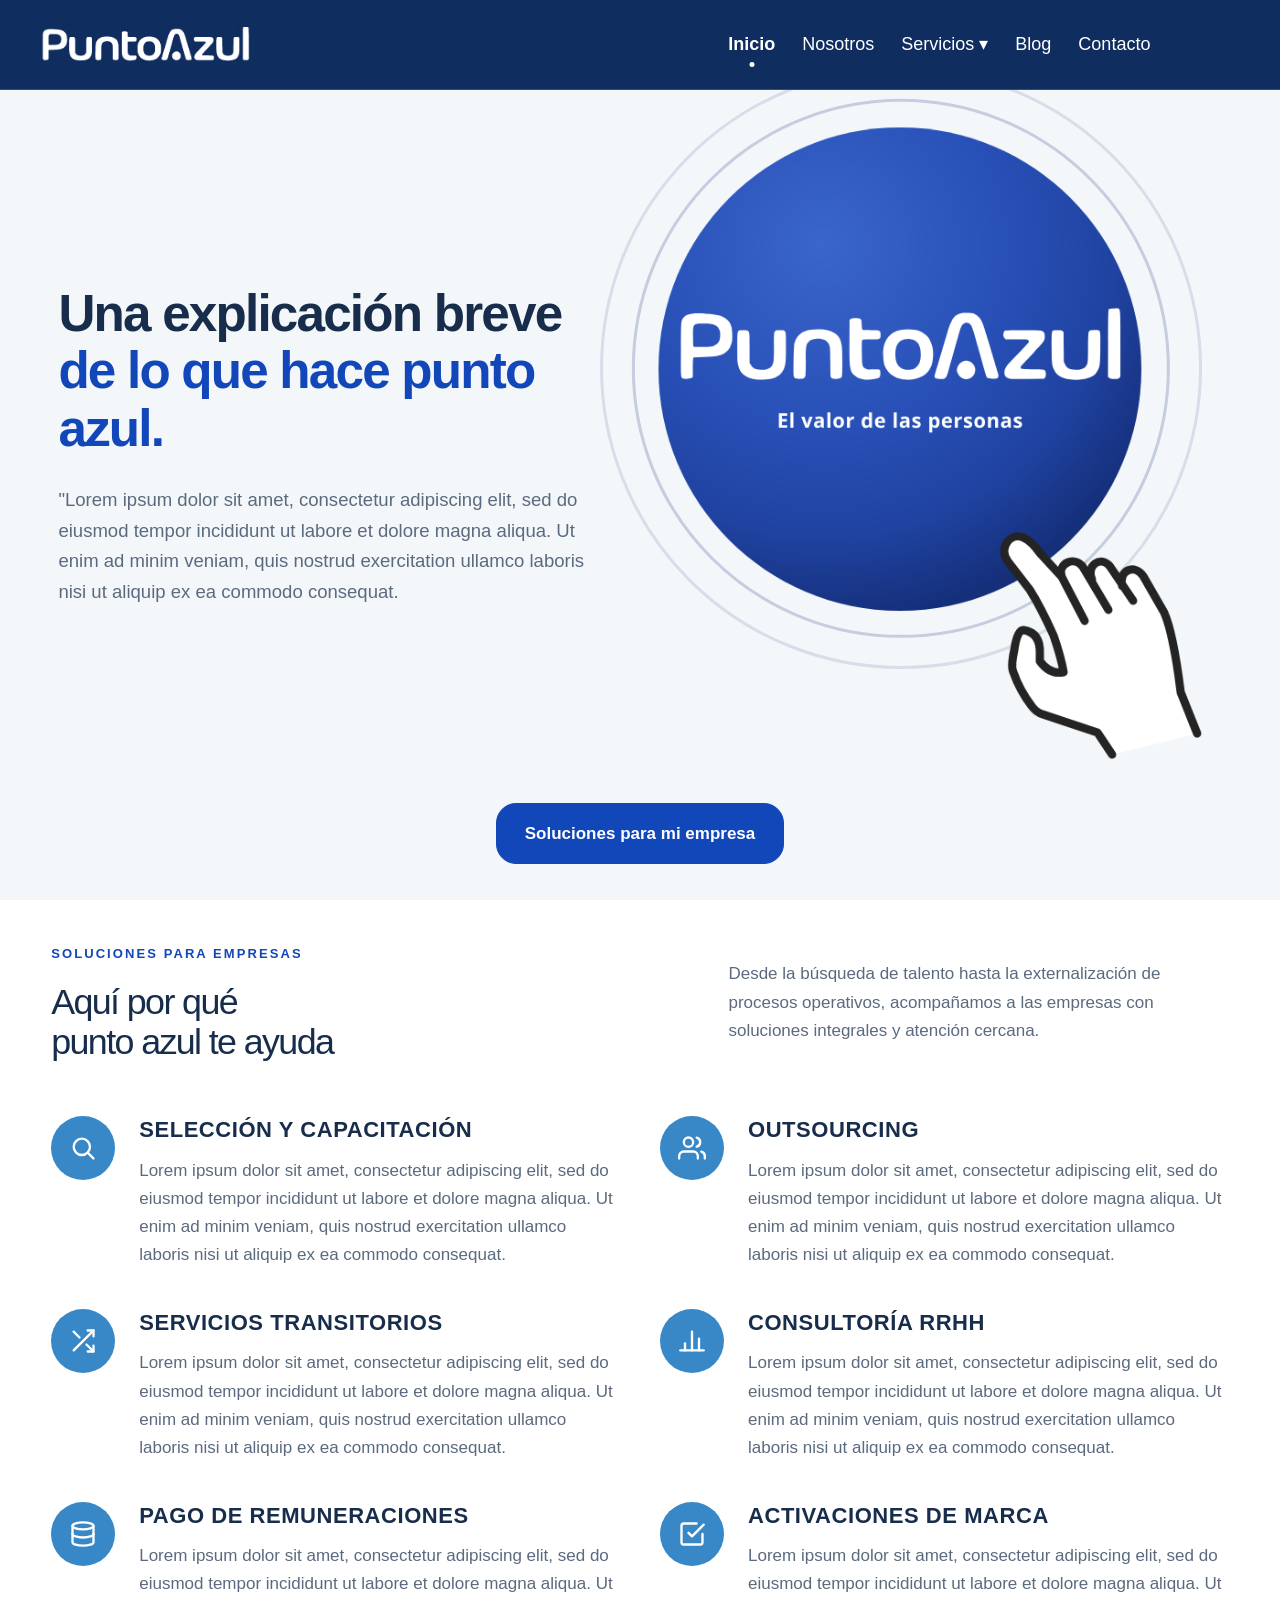
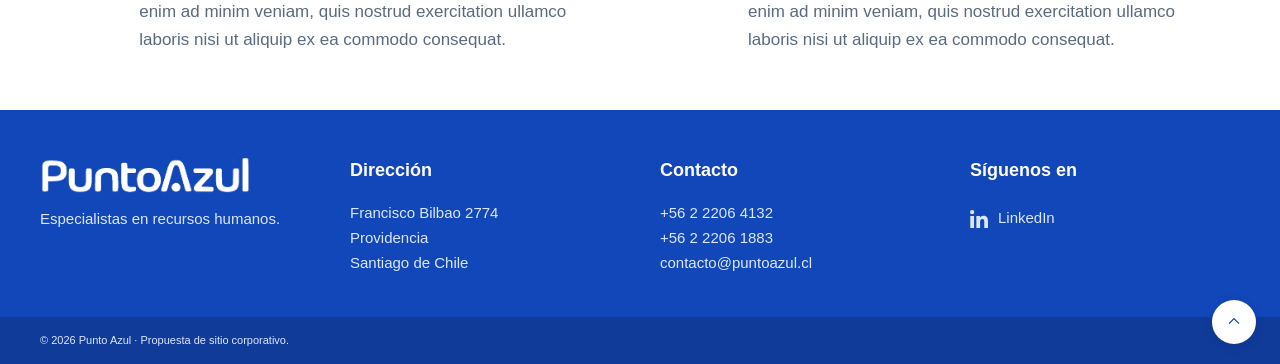
<file: design/index.html>
<!DOCTYPE html>
<html lang="es">
<head>
<meta charset="UTF-8">
<meta name="viewport" content="width=device-width, initial-scale=1">
<meta name="description" content="Conoce la propuesta de Punto Azul: soluciones de recursos humanos, outsourcing, servicios transitorios, selección y gestión de personas para empresas en Chile.">
<meta name="theme-color" content="#1247b9">
<title>Punto Azul — Personas que hacen avanzar tu empresa</title>
<style>
:root{--blue:#1247b9;--deep:#102d60;--ink:#172d4b;--muted:#5b6a7e;--line:#dce3eb;--paper:#f4f7fa;--sky:#eaf1ff}*{box-sizing:border-box}html{scroll-behavior:smooth;scroll-padding-top:100px}body{margin:0;color:var(--ink);font-family:Helvetica,Arial,sans-serif;line-height:1.6;background:white}a{color:inherit;text-decoration:none}button,input,select,textarea{font:inherit}button,a,input,select,textarea{ -webkit-tap-highlight-color:transparent}a:focus-visible,button:focus-visible,summary:focus-visible{outline:3px solid #eea83d;outline-offset:5px}h1,h2,h3,p{margin:0}h1,h2,h3{line-height:1.12;letter-spacing:-.045em}button{cursor:pointer}.wrap{width:min(1200px,calc(100% - 80px));margin:auto}.eyebrow{font-size:11px;letter-spacing:.16em;font-weight:700;text-transform:uppercase;display:block;margin-bottom:23px}.topbar{background:var(--deep);color:#fff;font-size:11px;letter-spacing:.04em;padding:8px 0}.topbar .wrap{display:flex;justify-content:space-between;gap:16px}.topbar a{opacity:.8}.header{position:sticky;top:0;background:#fff;z-index:10;border-bottom:1px solid var(--line)}.navrow{height:89px;display:flex;align-items:center;justify-content:space-between;gap:30px}.brand{font-size:27px;font-weight:800;letter-spacing:-1.4px;line-height:1;color:var(--blue);white-space:nowrap}.brand small{display:block;font-size:8px;letter-spacing:.18em;text-transform:uppercase;margin-top:8px;font-weight:500;color:var(--muted)}.brand i{display:inline-block;width:10px;height:10px;background:var(--blue);border-radius:50%;margin-left:3px}.navlinks{display:flex;align-items:center;gap:27px;font-size:13px}.navlinks a:hover{color:var(--blue)}.button{display:inline-flex;align-items:center;justify-content:center;gap:25px;padding:15px 23px;font-size:13px;font-weight:700;background:var(--blue);color:#fff;border:1px solid var(--blue);border-radius:3px;transition:background .2s,transform .2s}.button:hover{background:var(--deep);transform:translateY(-2px)}.button.light{background:white;color:var(--blue);border-color:white}.button.outline{background:transparent;color:var(--ink);border-color:#c2cedd}.button.outline:hover{background:var(--sky)}.menu{display:none;border:1px solid var(--line);background:white;padding:8px 13px}.hero{padding:68px 0 56px;background:var(--paper);overflow:hidden}.herogrid{display:grid;grid-template-columns:1.2fr 1fr;gap:64px;align-items:center}.hero .eyebrow{color:var(--blue);display:flex;align-items:center;gap:10px}.hero .eyebrow:before{content:'';width:7px;height:7px;background:var(--blue);border-radius:50%}h1{font-size:clamp(44px,4.9vw,68px);font-weight:500;max-width:650px}h1 em{font-style:normal;color:var(--blue)}.intro{color:var(--muted);max-width:480px;font-size:16px;margin-top:25px}.actions{display:flex;flex-wrap:wrap;gap:12px;margin-top:32px}.herofoot{margin-top:37px;font-size:11px;color:var(--muted);display:flex;gap:18px;align-items:center}.herofoot:before{content:'';width:34px;height:1px;background:var(--blue)}.visual{min-height:450px;background:var(--blue);color:white;position:relative;overflow:hidden;padding:35px;display:flex;flex-direction:column;justify-content:space-between;border-radius:3px}.visual:before,.visual:after{content:'';position:absolute;width:380px;height:380px;border:1px solid #ffffff30;border-radius:50%;top:50px;left:45px}.visual:after{width:275px;height:275px;top:102px;left:97px}.visual-label{font-size:10px;letter-spacing:.17em;position:relative;z-index:1}.orbit{position:absolute;inset:0;display:grid;place-items:center}.orbit-center{height:145px;width:145px;background:#fff;border-radius:50%;display:flex;flex-direction:column;align-items:center;justify-content:center;color:var(--blue);font-size:25px;line-height:1;letter-spacing:-1px;font-weight:700;box-shadow:0 0 0 17px #ffffff0d}.orbit-center small{font-size:9px;margin-top:9px;letter-spacing:.08em;font-weight:400}.node{position:absolute;background:#2459cb;border:1px solid #ffffff40;padding:10px 16px;font-size:12px;z-index:2;border-radius:3px}.node.one{top:100px;left:25px}.node.two{top:151px;right:21px}.node.three{bottom:103px;left:41px}.visual-bottom{display:flex;justify-content:space-between;align-items:end;z-index:1;font-size:12px}.visual-bottom strong{font-size:22px;font-weight:400;letter-spacing:-.03em;line-height:1.25}.visual-bottom span{font-size:28px}.principles{border-bottom:1px solid var(--line)}.principle-row{display:grid;grid-template-columns:1.1fr 1fr 1fr 1fr;padding:26px 0;gap:30px;font-size:13px}.principle-row strong{font-weight:500;color:var(--muted)}.principle-row span{border-left:1px solid var(--line);padding-left:26px}.principle-row b{color:var(--blue);margin-right:10px}.section{padding:90px 0}.section-head{display:flex;justify-content:space-between;align-items:end;gap:45px;margin-bottom:50px}.section-head .eyebrow{color:var(--blue);margin-bottom:17px}h2{font-size:clamp(32px,3.3vw,45px);font-weight:500}.section-head p{max-width:350px;font-size:14px;color:var(--muted)}

/* Rediseño sección servicios con enlaces directos */
.services-heritage{display:grid;grid-template-columns:repeat(3,1fr);gap:48px 36px}
.service-link{display:block;color:inherit;text-decoration:none}
.service-item{display:grid;grid-template-columns:64px 1fr;gap:20px;align-items:start}
.service-icon{width:64px;height:64px;background:#3888c7;border-radius:50%;display:flex;align-items:center;justify-content:center;color:#fff;flex-shrink:0;transition:transform .2s ease,background .2s ease}
.service-link:hover .service-icon{transform:scale(1.08);background:var(--blue)}
.service-icon svg{width:28px;height:28px;fill:none;stroke:currentColor;stroke-width:2;stroke-linecap:round;stroke-linejoin:round}
.service-body h3{font-size:14px;font-weight:700;letter-spacing:.06em;text-transform:uppercase;color:var(--ink);margin-bottom:8px;line-height:1.3;display:flex;align-items:center;justify-content:space-between}
.service-body h3 span{font-size:13px;color:var(--blue);opacity:0;transform:translateX(-4px);transition:all .2s ease}
.service-link:hover .service-body h3 span{opacity:1;transform:translateX(0)}
.service-body p{font-size:13px;line-height:1.55;color:var(--muted);margin:0}

.about{background:var(--deep);color:white}.about-grid{display:grid;grid-template-columns:1fr 1fr;gap:100px;align-items:start}.about h2{font-size:44px;max-width:430px}.about .eyebrow{color:#a9c7ff}.about p{font-size:15px;color:#c4d1e5;margin-top:25px;max-width:460px}.values{margin-top:28px}.value{display:grid;grid-template-columns:35px 1fr;gap:15px;border-top:1px solid #ffffff26;padding:22px 0}.value span{color:#8ab0ff;font-size:11px}.value h3{font-weight:500;font-size:20px;letter-spacing:-.02em}.value p{font-size:13px;margin-top:8px}.process{display:grid;grid-template-columns:repeat(3,1fr);gap:45px;margin-top:48px}.step{border-top:1px solid var(--line);padding-top:22px}.step span{font-size:12px;color:var(--blue)}.step h3{font-size:21px;font-weight:500;margin:20px 0 12px}.step p{font-size:14px;color:var(--muted)}.career{background:var(--sky);padding:50px;display:grid;grid-template-columns:1fr 1fr;gap:65px;align-items:center;border-left:4px solid var(--blue)}.career h2{font-size:37px}.career p{font-size:14px;color:var(--muted);margin:20px 0}.career .eyebrow{color:var(--blue);margin-bottom:16px}.career ol{padding-left:22px;margin:0}.career li{padding:14px 0 14px 12px;border-bottom:1px solid #cddaf0;font-size:14px}.career li::marker{color:var(--blue);font-weight:700}.contact{background:var(--paper)}.contact-grid{display:grid;grid-template-columns:.85fr 1.15fr;gap:90px}.contact h2{font-size:44px}.contact-intro{color:var(--muted);font-size:15px;margin:25px 0 32px}.contact-info{border-top:1px solid var(--line);padding:18px 0}.contact-info span{font-size:11px;display:block;color:var(--muted);margin-bottom:5px}.contact-info a{font-size:17px}.contact-info a:hover{color:var(--blue)}.contact-info p{font-size:14px}.formbox{background:white;padding:32px;border:1px solid var(--line)}.tabs{display:flex;border-bottom:1px solid var(--line);margin-bottom:25px}.tabs button{padding:0 0 13px;margin-right:27px;background:none;border:0;border-bottom:2px solid transparent;font-size:13px;color:var(--muted)}.tabs button[aria-selected=true]{color:var(--blue);border-color:var(--blue);font-weight:700}.fields{display:grid;grid-template-columns:1fr 1fr;gap:17px}.field.full{grid-column:1/-1}label{display:block;font-size:12px;margin-bottom:6px}input,select,textarea{border:1px solid #cbd5e1;border-radius:2px;width:100%;background:white;padding:11px 12px;color:var(--ink);font-size:13px}input:focus,select:focus,textarea:focus{outline:2px solid var(--blue);outline-offset:1px}textarea{resize:vertical;min-height:100px}.form-note{font-size:11px;color:var(--muted);margin:18px 0}.formbox .button{width:100%}.status{font-size:12px;color:var(--blue);margin-top:14px}.footer{padding:40px 0 22px}.footer-top{display:flex;justify-content:space-between;gap:35px;align-items:center;padding-bottom:30px}.footer-top p{font-size:12px;color:var(--muted)}.footer-bottom{border-top:1px solid var(--line);padding-top:20px;display:flex;justify-content:space-between;gap:20px;font-size:10px;color:var(--muted)}.skip{position:fixed;top:-100px;left:15px;z-index:20;background:white;padding:12px}.skip:focus{top:10px}[hidden]{display:none!important}@media(min-width:1500px){.hero{padding:90px 0}}@media(max-width:1000px){.wrap{width:calc(100% - 48px)}.navlinks{gap:15px}.navlinks .button{padding:12px}.herogrid{gap:30px}.visual{min-height:420px;padding:25px}.node.two{right:10px}.about-grid,.contact-grid{gap:45px}.career{gap:35px}.navlinks a{font-size:12px}.services-heritage{grid-template-columns:1fr 1fr;gap:36px 24px}}@media(max-width:760px){.wrap{width:calc(100% - 40px)}.topbar .wrap>a{display:none}.navrow{height:75px}.brand{font-size:24px}.menu{display:block}.navlinks{display:none;position:absolute;top:75px;left:0;right:0;background:#fff;padding:24px;align-items:stretch;border-bottom:1px solid var(--line);flex-direction:column;gap:22px}.navlinks.open{display:flex}.navlinks a{font-size:15px}.hero{padding:43px 0}.herogrid{grid-template-columns:1fr;gap:35px}h1{font-size:48px}.intro{font-size:15px}.visual{min-height:370px}.visual:before{left:calc(50% - 190px);top:0}.visual:after{left:calc(50% - 137px);top:52px}.node.one{top:75px}.node.two{top:115px}.node.three{bottom:83px}.orbit-center{width:125px;height:125px}.principle-row{grid-template-columns:1fr 1fr;gap:20px;font-size:11px}.principle-row span{padding-left:15px}.section{padding:60px 0}.section-head{display:block;margin-bottom:30px}.section-head p{margin-top:22px;max-width:100%}.services-heritage{grid-template-columns:1fr;gap:30px}.service-item{grid-template-columns:52px 1fr;gap:16px}.service-icon{width:52px;height:52px}.service-icon svg{width:22px;height:22px}.about-grid,.contact-grid,.career{grid-template-columns:1fr;gap:32px}.about h2,.contact h2{font-size:36px}.process{grid-template-columns:1fr;gap:25px;margin-top:30px}.step h3{margin-top:13px}.career{padding:30px 24px}.career h2{font-size:33px}.formbox{padding:24px}.footer-top{align-items:start;flex-direction:column;gap:22px}.footer-bottom{flex-direction:column;gap:10px}.herofoot{margin-top:25px}.actions .button{padding:14px 18px;gap:18px}}@media(max-width:420px){h1{font-size:41px}.fields{grid-template-columns:1fr}.field.full{grid-column:auto}.actions{flex-direction:column}.hero .eyebrow{font-size:9px}.visual-bottom strong{font-size:20px}}@media(prefers-reduced-motion:reduce){html{scroll-behavior:auto}*{transition:none!important}}
</style>
<link rel="stylesheet" href="assets/navbar.css">
<script src="assets/navbar.js" defer></script>
<link rel="stylesheet" href="assets/footer.css">
<link rel="stylesheet" href="assets/responsive.css">
<link rel="stylesheet" href="assets/refinements.css">
<link rel="stylesheet" href="assets/home.css">
<link rel="stylesheet" href="assets/page-layout.css">
</head>
<body id="inicio-pagina">
<a href="#contenido" class="skip">Saltar al contenido</a>
<header class="header site-header">
  <div class="site-navrow">
    <a href="index.html" class="site-brand" aria-label="Punto Azul, inicio"><img src="assets/images/logo_white.png" alt="Punto Azul" width="1015" height="168"></a>
    <button class="site-menu" type="button" aria-expanded="false" aria-controls="navegacion">Menú ☰</button>
    <nav id="navegacion" class="site-navlinks" aria-label="Navegación principal">
      <a href="#inicio">Inicio</a>
      <a href="nosotros.html">Nosotros</a>
      <div class="site-services">
        <a href="servicios.html">Servicios <span aria-hidden="true">▾</span></a>
        <ul class="site-services-menu" aria-label="Servicios de Punto Azul">
          <li><a href="outsourcing.html">Outsourcing</a></li>
          <li><a href="servicios-transitorios.html">Servicios Transitorios</a></li>
          <li><a href="payroll.html">Payroll</a></li>
          <li><a href="consulting.html">Consultoría</a></li>
        </ul>
      </div>
      <a href="blog.html">Blog</a>
      <a href="contacto.html">Contacto</a>
    </nav>
  </div>
</header>

<main id="contenido">
<section class="hero" id="inicio"><div class="wrap herogrid"><div>

<h1>Una explicación breve<br><em>de lo que hace punto azul.</em></h1>
<p class="intro">"Lorem ipsum dolor sit amet, consectetur adipiscing elit, sed do eiusmod tempor incididunt ut labore et dolore magna aliqua. Ut enim ad minim veniam, quis nostrud exercitation ullamco laboris nisi ut aliquip ex ea commodo consequat.</p>
</div><div class="hero-logo"><img class="hero-cover" src="assets/images/logo_portada.png" alt="Punto Azul: el valor de las personas" width="632" height="710" fetchpriority="high"></div>
</div>
<div class="actions hero-actions"><a class="button" href="#que-hacemos">Soluciones para mi empresa</a>
</div>
</section>

<!-- PRESENTACIÓN DE LO QUE HACEMOS -->
<section class="section" id="que-hacemos">
  <div class="wrap">
    <div class="section-head">
      <div>
        <span class="eyebrow">Soluciones para empresas</span>
        <h2>Aquí por qué <br>punto azul te ayuda</h2>
      </div>
      <p>Desde la búsqueda de talento hasta la externalización de procesos operativos, acompañamos a las empresas con soluciones integrales y atención cercana.</p>
    </div>

<div class="services-heritage">
<article class="service-item home-capability">
          <div class="service-icon" aria-hidden="true"><svg viewBox="0 0 24 24"><circle cx="11" cy="11" r="7"></circle><line x1="21" y1="21" x2="16.65" y2="16.65"></line></svg></div>
          <div class="service-body"><h3>Selección y Capacitación</h3><p>Lorem ipsum dolor sit amet, consectetur adipiscing elit, sed do eiusmod tempor incididunt ut labore et dolore magna aliqua. Ut enim ad minim veniam, quis nostrud exercitation ullamco laboris nisi ut aliquip ex ea commodo consequat. </p></div>
        </article>
<article class="service-item home-capability">
          <div class="service-icon" aria-hidden="true">
            <svg viewBox="0 0 24 24"><path d="M17 21v-2a4 4 0 0 0-4-4H5a4 4 0 0 0-4 4v2"></path><circle cx="9" cy="7" r="4"></circle><path d="M23 21v-2a4 4 0 0 0-3-3.87"></path><path d="M16 3.13a4 4 0 0 1 0 7.75"></path></svg>
          </div>
          <div class="service-body">
            <h3>Outsourcing</h3>
            <p>Lorem ipsum dolor sit amet, consectetur adipiscing elit, sed do eiusmod tempor incididunt ut labore et dolore magna aliqua. Ut enim ad minim veniam, quis nostrud exercitation ullamco laboris nisi ut aliquip ex ea commodo consequat.</p>
          </div>
        </article>
<article class="service-item home-capability">
          <div class="service-icon" aria-hidden="true">
            <svg viewBox="0 0 24 24"><polyline points="16 3 21 3 21 8"></polyline><line x1="4" y1="20" x2="21" y2="3"></line><polyline points="21 16 21 21 16 21"></polyline><line x1="15" y1="15" x2="21" y2="21"></line><line x1="4" y1="4" x2="9" y2="9"></line></svg>
          </div>
          <div class="service-body">
            <h3>Servicios Transitorios</h3>
            <p>Lorem ipsum dolor sit amet, consectetur adipiscing elit, sed do eiusmod tempor incididunt ut labore et dolore magna aliqua. Ut enim ad minim veniam, quis nostrud exercitation ullamco laboris nisi ut aliquip ex ea commodo consequat.</p>
          </div>
        </article>
<article class="service-item home-capability">
          <div class="service-icon" aria-hidden="true">
            <svg viewBox="0 0 24 24"><line x1="18" y1="20" x2="18" y2="10"></line><line x1="12" y1="20" x2="12" y2="4"></line><line x1="6" y1="20" x2="6" y2="14"></line><line x1="2" y1="20" x2="22" y2="20"></line></svg>
          </div>
          <div class="service-body">
            <h3>Consultoría RRHH</h3>
            <p>Lorem ipsum dolor sit amet, consectetur adipiscing elit, sed do eiusmod tempor incididunt ut labore et dolore magna aliqua. Ut enim ad minim veniam, quis nostrud exercitation ullamco laboris nisi ut aliquip ex ea commodo consequat.</p>
          </div>
        </article>
<article class="service-item home-capability">
          <div class="service-icon" aria-hidden="true">
            <svg viewBox="0 0 24 24"><ellipse cx="12" cy="5" rx="9" ry="3"></ellipse><path d="M21 12c0 1.66-4 3-9 3s-9-1.34-9-3"></path><path d="M3 5v14c0 1.66 4 3 9 3s9-1.34 9-3V5"></path></svg>
          </div>
          <div class="service-body">
            <h3>Pago de Remuneraciones</h3>
            <p>Lorem ipsum dolor sit amet, consectetur adipiscing elit, sed do eiusmod tempor incididunt ut labore et dolore magna aliqua. Ut enim ad minim veniam, quis nostrud exercitation ullamco laboris nisi ut aliquip ex ea commodo consequat.</p>
          </div>
        </article>
<article class="service-item home-capability">
          <div class="service-icon" aria-hidden="true"><svg viewBox="0 0 24 24"><polyline points="9 11 12 14 22 4"></polyline><path d="M21 12v7a2 2 0 0 1-2 2H5a2 2 0 0 1-2-2V5a2 2 0 0 1 2-2h11"></path></svg></div>
          <div class="service-body"><h3>Activaciones de Marca</h3><p>Lorem ipsum dolor sit amet, consectetur adipiscing elit, sed do eiusmod tempor incididunt ut labore et dolore magna aliqua. Ut enim ad minim veniam, quis nostrud exercitation ullamco laboris nisi ut aliquip ex ea commodo consequat.</p></div>
        </article>
    </div>
  </div>
</section>

</main>

<footer class="site-footer">
  <div class="site-footer-grid">
    <div class="site-footer-identity">
      <a class="site-footer-brand" href="index.html" aria-label="Punto Azul, inicio"><img src="assets/images/logo.png" alt="Punto Azul" width="1015" height="168"></a>
      <p>Especialistas en recursos humanos.</p>
    </div>
    <div>
      <h2>Dirección</h2>
      <address>Francisco Bilbao 2774<br>Providencia<br>Santiago de Chile</address>
    </div>
    <div>
      <h2>Contacto</h2>
      <a href="tel:+56222064132">+56 2 2206 4132</a>
      <a href="tel:+56222061883">+56 2 2206 1883</a>
      <a href="mailto:contacto@puntoazul.cl">contacto@puntoazul.cl</a>
    </div>
    <div>
      <h2>Síguenos en</h2>
      <a class="site-footer-social" href="https://www.linkedin.com/company/puntoazul/" target="_blank" rel="noopener noreferrer" aria-label="Punto Azul en LinkedIn (abre en una pestaña nueva)"><svg viewBox="0 0 24 24" fill="currentColor" aria-hidden="true"><path d="M5.37 24H.4V7.98h4.97V24ZM2.88 5.79A2.89 2.89 0 1 1 2.9 0a2.89 2.89 0 0 1-.02 5.79ZM24 24h-4.96v-7.8c0-1.86-.04-4.25-2.59-4.25-2.59 0-2.99 2.03-2.99 4.12V24H8.5V7.98h4.76v2.19h.07c.66-1.25 2.28-2.58 4.69-2.58 5.01 0 5.98 3.3 5.98 7.59V24Z"/></svg><span>LinkedIn</span></a>
    </div>
  </div>
  <div class="site-footer-base"><div>© 2026 Punto Azul · Propuesta de sitio corporativo.</div></div>
  <a class="site-footer-up" href="#inicio-pagina" aria-label="Volver arriba"><svg viewBox="0 0 24 24" fill="none" stroke="currentColor" stroke-width="1.5" aria-hidden="true"><path d="m6 14 6-6 6 6"/></svg></a>
</footer>


</body>
</html>
</file>
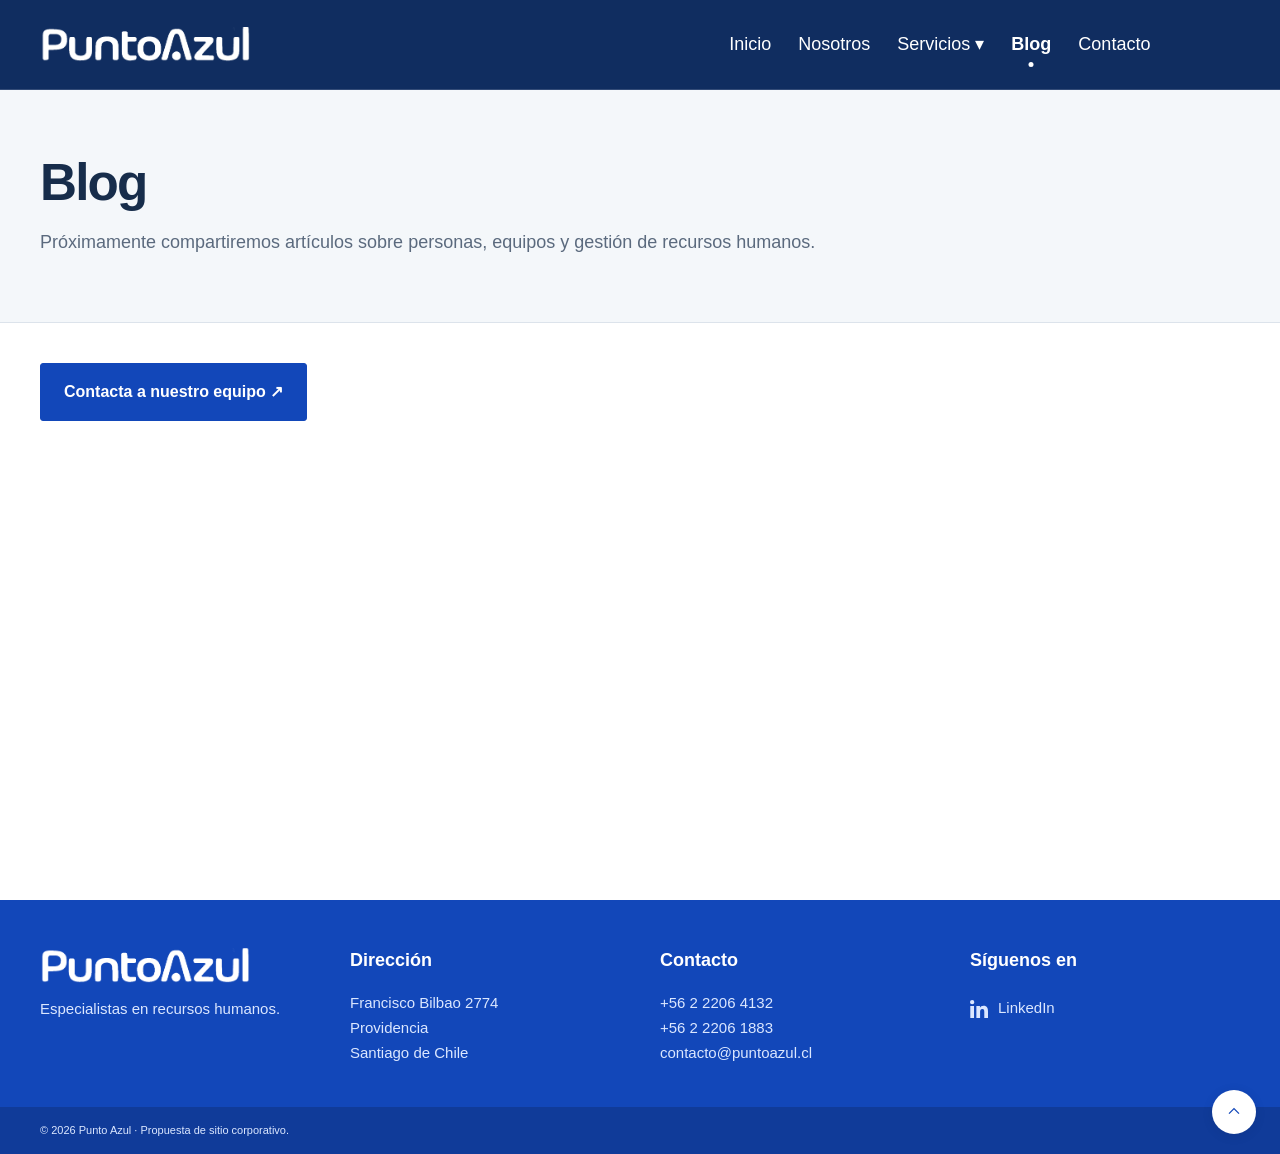
<file: design/blog.html>
<!DOCTYPE html>
<html lang="es">
<head>
<meta charset="UTF-8">
<meta name="viewport" content="width=device-width, initial-scale=1">
<meta name="description" content="Blog de Punto Azul sobre personas y recursos humanos.">
<meta name="theme-color" content="#1247b9">
<title>Blog — Punto Azul</title>
<style>
:root{--blue:#1247b9;--deep:#102d60;--ink:#172d4b;--muted:#5b6a7e;--line:#dce3eb;--paper:#f4f7fa;--sky:#eaf1ff}*{box-sizing:border-box}html{scroll-behavior:smooth;scroll-padding-top:100px}body{margin:0;color:var(--ink);font-family:Helvetica,Arial,sans-serif;line-height:1.6;background:white}a{color:inherit;text-decoration:none}button,input,select,textarea{font:inherit}button,a,input,select,textarea{ -webkit-tap-highlight-color:transparent}a:focus-visible,button:focus-visible,summary:focus-visible{outline:3px solid #eea83d;outline-offset:5px}h1,h2,h3,p{margin:0}h1,h2,h3{line-height:1.12;letter-spacing:-.045em}button{cursor:pointer}.wrap{width:min(1200px,calc(100% - 80px));margin:auto}.eyebrow{font-size:11px;letter-spacing:.16em;font-weight:700;text-transform:uppercase;display:block;margin-bottom:23px}.topbar{background:var(--deep);color:#fff;font-size:11px;letter-spacing:.04em;padding:8px 0}.topbar .wrap{display:flex;justify-content:space-between;gap:16px}.topbar a{opacity:.8}.header{position:sticky;top:0;background:#fff;z-index:10;border-bottom:1px solid var(--line)}.navrow{height:89px;display:flex;align-items:center;justify-content:space-between;gap:30px}.brand{font-size:27px;font-weight:800;letter-spacing:-1.4px;line-height:1;color:var(--blue);white-space:nowrap}.brand small{display:block;font-size:8px;letter-spacing:.18em;text-transform:uppercase;margin-top:8px;font-weight:500;color:var(--muted)}.brand i{display:inline-block;width:10px;height:10px;background:var(--blue);border-radius:50%;margin-left:3px}.navlinks{display:flex;align-items:center;gap:27px;font-size:13px}.navlinks a:hover{color:var(--blue)}.button{display:inline-flex;align-items:center;justify-content:center;gap:25px;padding:15px 23px;font-size:13px;font-weight:700;background:var(--blue);color:#fff;border:1px solid var(--blue);border-radius:3px;transition:background .2s,transform .2s}.button:hover{background:var(--deep);transform:translateY(-2px)}.button.light{background:white;color:var(--blue);border-color:white}.button.outline{background:transparent;color:var(--ink);border-color:#c2cedd}.button.outline:hover{background:var(--sky)}.menu{display:none;border:1px solid var(--line);background:white;padding:8px 13px}.hero{padding:68px 0 56px;background:var(--paper);overflow:hidden}.herogrid{display:grid;grid-template-columns:1.2fr 1fr;gap:64px;align-items:center}.hero .eyebrow{color:var(--blue);display:flex;align-items:center;gap:10px}.hero .eyebrow:before{content:'';width:7px;height:7px;background:var(--blue);border-radius:50%}h1{font-size:clamp(44px,4.9vw,68px);font-weight:500;max-width:650px}h1 em{font-style:normal;color:var(--blue)}.intro{color:var(--muted);max-width:480px;font-size:16px;margin-top:25px}.actions{display:flex;flex-wrap:wrap;gap:12px;margin-top:32px}.herofoot{margin-top:37px;font-size:11px;color:var(--muted);display:flex;gap:18px;align-items:center}.herofoot:before{content:'';width:34px;height:1px;background:var(--blue)}.visual{min-height:450px;background:var(--blue);color:white;position:relative;overflow:hidden;padding:35px;display:flex;flex-direction:column;justify-content:space-between;border-radius:3px}.visual:before,.visual:after{content:'';position:absolute;width:380px;height:380px;border:1px solid #ffffff30;border-radius:50%;top:50px;left:45px}.visual:after{width:275px;height:275px;top:102px;left:97px}.visual-label{font-size:10px;letter-spacing:.17em;position:relative;z-index:1}.orbit{position:absolute;inset:0;display:grid;place-items:center}.orbit-center{height:145px;width:145px;background:#fff;border-radius:50%;display:flex;flex-direction:column;align-items:center;justify-content:center;color:var(--blue);font-size:25px;line-height:1;letter-spacing:-1px;font-weight:700;box-shadow:0 0 0 17px #ffffff0d}.orbit-center small{font-size:9px;margin-top:9px;letter-spacing:.08em;font-weight:400}.node{position:absolute;background:#2459cb;border:1px solid #ffffff40;padding:10px 16px;font-size:12px;z-index:2;border-radius:3px}.node.one{top:100px;left:25px}.node.two{top:151px;right:21px}.node.three{bottom:103px;left:41px}.visual-bottom{display:flex;justify-content:space-between;align-items:end;z-index:1;font-size:12px}.visual-bottom strong{font-size:22px;font-weight:400;letter-spacing:-.03em;line-height:1.25}.visual-bottom span{font-size:28px}.principles{border-bottom:1px solid var(--line)}.principle-row{display:grid;grid-template-columns:1.1fr 1fr 1fr 1fr;padding:26px 0;gap:30px;font-size:13px}.principle-row strong{font-weight:500;color:var(--muted)}.principle-row span{border-left:1px solid var(--line);padding-left:26px}.principle-row b{color:var(--blue);margin-right:10px}.section{padding:90px 0}.section-head{display:flex;justify-content:space-between;align-items:end;gap:45px;margin-bottom:50px}.section-head .eyebrow{color:var(--blue);margin-bottom:17px}h2{font-size:clamp(32px,3.3vw,45px);font-weight:500}.section-head p{max-width:350px;font-size:14px;color:var(--muted)}

/* Rediseño sección servicios con enlaces directos */
.services-heritage{display:grid;grid-template-columns:repeat(3,1fr);gap:48px 36px}
.service-link{display:block;color:inherit;text-decoration:none}
.service-item{display:grid;grid-template-columns:64px 1fr;gap:20px;align-items:start}
.service-icon{width:64px;height:64px;background:#3888c7;border-radius:50%;display:flex;align-items:center;justify-content:center;color:#fff;flex-shrink:0;transition:transform .2s ease,background .2s ease}
.service-link:hover .service-icon{transform:scale(1.08);background:var(--blue)}
.service-icon svg{width:28px;height:28px;fill:none;stroke:currentColor;stroke-width:2;stroke-linecap:round;stroke-linejoin:round}
.service-body h3{font-size:14px;font-weight:700;letter-spacing:.06em;text-transform:uppercase;color:var(--ink);margin-bottom:8px;line-height:1.3;display:flex;align-items:center;justify-content:space-between}
.service-body h3 span{font-size:13px;color:var(--blue);opacity:0;transform:translateX(-4px);transition:all .2s ease}
.service-link:hover .service-body h3 span{opacity:1;transform:translateX(0)}
.service-body p{font-size:13px;line-height:1.55;color:var(--muted);margin:0}

.about{background:var(--deep);color:white}.about-grid{display:grid;grid-template-columns:1fr 1fr;gap:100px;align-items:start}.about h2{font-size:44px;max-width:430px}.about .eyebrow{color:#a9c7ff}.about p{font-size:15px;color:#c4d1e5;margin-top:25px;max-width:460px}.values{margin-top:28px}.value{display:grid;grid-template-columns:35px 1fr;gap:15px;border-top:1px solid #ffffff26;padding:22px 0}.value span{color:#8ab0ff;font-size:11px}.value h3{font-weight:500;font-size:20px;letter-spacing:-.02em}.value p{font-size:13px;margin-top:8px}.process{display:grid;grid-template-columns:repeat(3,1fr);gap:45px;margin-top:48px}.step{border-top:1px solid var(--line);padding-top:22px}.step span{font-size:12px;color:var(--blue)}.step h3{font-size:21px;font-weight:500;margin:20px 0 12px}.step p{font-size:14px;color:var(--muted)}.career{background:var(--sky);padding:50px;display:grid;grid-template-columns:1fr 1fr;gap:65px;align-items:center;border-left:4px solid var(--blue)}.career h2{font-size:37px}.career p{font-size:14px;color:var(--muted);margin:20px 0}.career .eyebrow{color:var(--blue);margin-bottom:16px}.career ol{padding-left:22px;margin:0}.career li{padding:14px 0 14px 12px;border-bottom:1px solid #cddaf0;font-size:14px}.career li::marker{color:var(--blue);font-weight:700}.contact{background:var(--paper)}.contact-grid{display:grid;grid-template-columns:.85fr 1.15fr;gap:90px}.contact h2{font-size:44px}.contact-intro{color:var(--muted);font-size:15px;margin:25px 0 32px}.contact-info{border-top:1px solid var(--line);padding:18px 0}.contact-info span{font-size:11px;display:block;color:var(--muted);margin-bottom:5px}.contact-info a{font-size:17px}.contact-info a:hover{color:var(--blue)}.contact-info p{font-size:14px}.formbox{background:white;padding:32px;border:1px solid var(--line)}.tabs{display:flex;border-bottom:1px solid var(--line);margin-bottom:25px}.tabs button{padding:0 0 13px;margin-right:27px;background:none;border:0;border-bottom:2px solid transparent;font-size:13px;color:var(--muted)}.tabs button[aria-selected=true]{color:var(--blue);border-color:var(--blue);font-weight:700}.fields{display:grid;grid-template-columns:1fr 1fr;gap:17px}.field.full{grid-column:1/-1}label{display:block;font-size:12px;margin-bottom:6px}input,select,textarea{border:1px solid #cbd5e1;border-radius:2px;width:100%;background:white;padding:11px 12px;color:var(--ink);font-size:13px}input:focus,select:focus,textarea:focus{outline:2px solid var(--blue);outline-offset:1px}textarea{resize:vertical;min-height:100px}.form-note{font-size:11px;color:var(--muted);margin:18px 0}.formbox .button{width:100%}.status{font-size:12px;color:var(--blue);margin-top:14px}.footer{padding:40px 0 22px}.footer-top{display:flex;justify-content:space-between;gap:35px;align-items:center;padding-bottom:30px}.footer-top p{font-size:12px;color:var(--muted)}.footer-bottom{border-top:1px solid var(--line);padding-top:20px;display:flex;justify-content:space-between;gap:20px;font-size:10px;color:var(--muted)}.skip{position:fixed;top:-100px;left:15px;z-index:20;background:white;padding:12px}.skip:focus{top:10px}[hidden]{display:none!important}@media(min-width:1500px){.hero{padding:90px 0}}@media(max-width:1000px){.wrap{width:calc(100% - 48px)}.navlinks{gap:15px}.navlinks .button{padding:12px}.herogrid{gap:30px}.visual{min-height:420px;padding:25px}.node.two{right:10px}.about-grid,.contact-grid{gap:45px}.career{gap:35px}.navlinks a{font-size:12px}.services-heritage{grid-template-columns:1fr 1fr;gap:36px 24px}}@media(max-width:760px){.wrap{width:calc(100% - 40px)}.topbar .wrap>a{display:none}.navrow{height:75px}.brand{font-size:24px}.menu{display:block}.navlinks{display:none;position:absolute;top:75px;left:0;right:0;background:#fff;padding:24px;align-items:stretch;border-bottom:1px solid var(--line);flex-direction:column;gap:22px}.navlinks.open{display:flex}.navlinks a{font-size:15px}.hero{padding:43px 0}.herogrid{grid-template-columns:1fr;gap:35px}h1{font-size:48px}.intro{font-size:15px}.visual{min-height:370px}.visual:before{left:calc(50% - 190px);top:0}.visual:after{left:calc(50% - 137px);top:52px}.node.one{top:75px}.node.two{top:115px}.node.three{bottom:83px}.orbit-center{width:125px;height:125px}.principle-row{grid-template-columns:1fr 1fr;gap:20px;font-size:11px}.principle-row span{padding-left:15px}.section{padding:60px 0}.section-head{display:block;margin-bottom:30px}.section-head p{margin-top:22px;max-width:100%}.services-heritage{grid-template-columns:1fr;gap:30px}.service-item{grid-template-columns:52px 1fr;gap:16px}.service-icon{width:52px;height:52px}.service-icon svg{width:22px;height:22px}.about-grid,.contact-grid,.career{grid-template-columns:1fr;gap:32px}.about h2,.contact h2{font-size:36px}.process{grid-template-columns:1fr;gap:25px;margin-top:30px}.step h3{margin-top:13px}.career{padding:30px 24px}.career h2{font-size:33px}.formbox{padding:24px}.footer-top{align-items:start;flex-direction:column;gap:22px}.footer-bottom{flex-direction:column;gap:10px}.herofoot{margin-top:25px}.actions .button{padding:14px 18px;gap:18px}}@media(max-width:420px){h1{font-size:41px}.fields{grid-template-columns:1fr}.field.full{grid-column:auto}.actions{flex-direction:column}.hero .eyebrow{font-size:9px}.visual-bottom strong{font-size:20px}}@media(prefers-reduced-motion:reduce){html{scroll-behavior:auto}*{transition:none!important}}
</style>
<link rel="stylesheet" href="assets/navbar.css">
<script src="assets/navbar.js" defer></script>
<link rel="stylesheet" href="assets/footer.css">
<link rel="stylesheet" href="assets/responsive.css">
<link rel="stylesheet" href="assets/refinements.css">
<link rel="stylesheet" href="assets/page-layout.css">
</head>
<body id="inicio-pagina" class="blog-page inner-page">
<a href="#contenido" class="skip">Saltar al contenido</a>
<header class="header site-header">
  <div class="site-navrow">
    <a href="index.html" class="site-brand" aria-label="Punto Azul, inicio"><img src="assets/images/logo_white.png" alt="Punto Azul" width="1015" height="168"></a>
    <button class="site-menu" type="button" aria-expanded="false" aria-controls="navegacion">Menú ☰</button>
    <nav id="navegacion" class="site-navlinks" aria-label="Navegación principal">
      <a href="index.html">Inicio</a>
      <a href="nosotros.html">Nosotros</a>
      <div class="site-services">
        <a href="servicios.html">Servicios <span aria-hidden="true">▾</span></a>
        <ul class="site-services-menu" aria-label="Servicios de Punto Azul">
          <li><a href="outsourcing.html">Outsourcing</a></li>
          <li><a href="servicios-transitorios.html">Servicios Transitorios</a></li>
          <li><a href="payroll.html">Payroll</a></li>
          <li><a href="consulting.html">Consultoría</a></li>
        </ul>
      </div>
      <a href="blog.html">Blog</a>
      <a href="contacto.html">Contacto</a>
    </nav>
  </div>
</header>

<main id="contenido"><section class="page-hero"><div class="wrap"><h1 class="page-title">Blog</h1><p class="page-lead">Próximamente compartiremos artículos sobre personas, equipos y gestión de recursos humanos.</p></div></section><section class="section"><div class="wrap"><a class="button" href="contacto.html">Contacta a nuestro equipo ↗</a></div></section></main><footer class="site-footer">
  <div class="site-footer-grid">
    <div class="site-footer-identity">
      <a class="site-footer-brand" href="index.html" aria-label="Punto Azul, inicio"><img src="assets/images/logo.png" alt="Punto Azul" width="1015" height="168"></a>
      <p>Especialistas en recursos humanos.</p>
    </div>
    <div>
      <h2>Dirección</h2>
      <address>Francisco Bilbao 2774<br>Providencia<br>Santiago de Chile</address>
    </div>
    <div>
      <h2>Contacto</h2>
      <a href="tel:+56222064132">+56 2 2206 4132</a>
      <a href="tel:+56222061883">+56 2 2206 1883</a>
      <a href="mailto:contacto@puntoazul.cl">contacto@puntoazul.cl</a>
    </div>
    <div>
      <h2>Síguenos en</h2>
      <a class="site-footer-social" href="https://www.linkedin.com/company/puntoazul/" target="_blank" rel="noopener noreferrer" aria-label="Punto Azul en LinkedIn (abre en una pestaña nueva)"><svg viewBox="0 0 24 24" fill="currentColor" aria-hidden="true"><path d="M5.37 24H.4V7.98h4.97V24ZM2.88 5.79A2.89 2.89 0 1 1 2.9 0a2.89 2.89 0 0 1-.02 5.79ZM24 24h-4.96v-7.8c0-1.86-.04-4.25-2.59-4.25-2.59 0-2.99 2.03-2.99 4.12V24H8.5V7.98h4.76v2.19h.07c.66-1.25 2.28-2.58 4.69-2.58 5.01 0 5.98 3.3 5.98 7.59V24Z"/></svg><span>LinkedIn</span></a>
    </div>
  </div>
  <div class="site-footer-base"><div>© 2026 Punto Azul · Propuesta de sitio corporativo.</div></div>
  <a class="site-footer-up" href="#inicio-pagina" aria-label="Volver arriba"><svg viewBox="0 0 24 24" fill="none" stroke="currentColor" stroke-width="1.5" aria-hidden="true"><path d="m6 14 6-6 6 6"/></svg></a>
</footer><script>
</script></body></html>
</file>
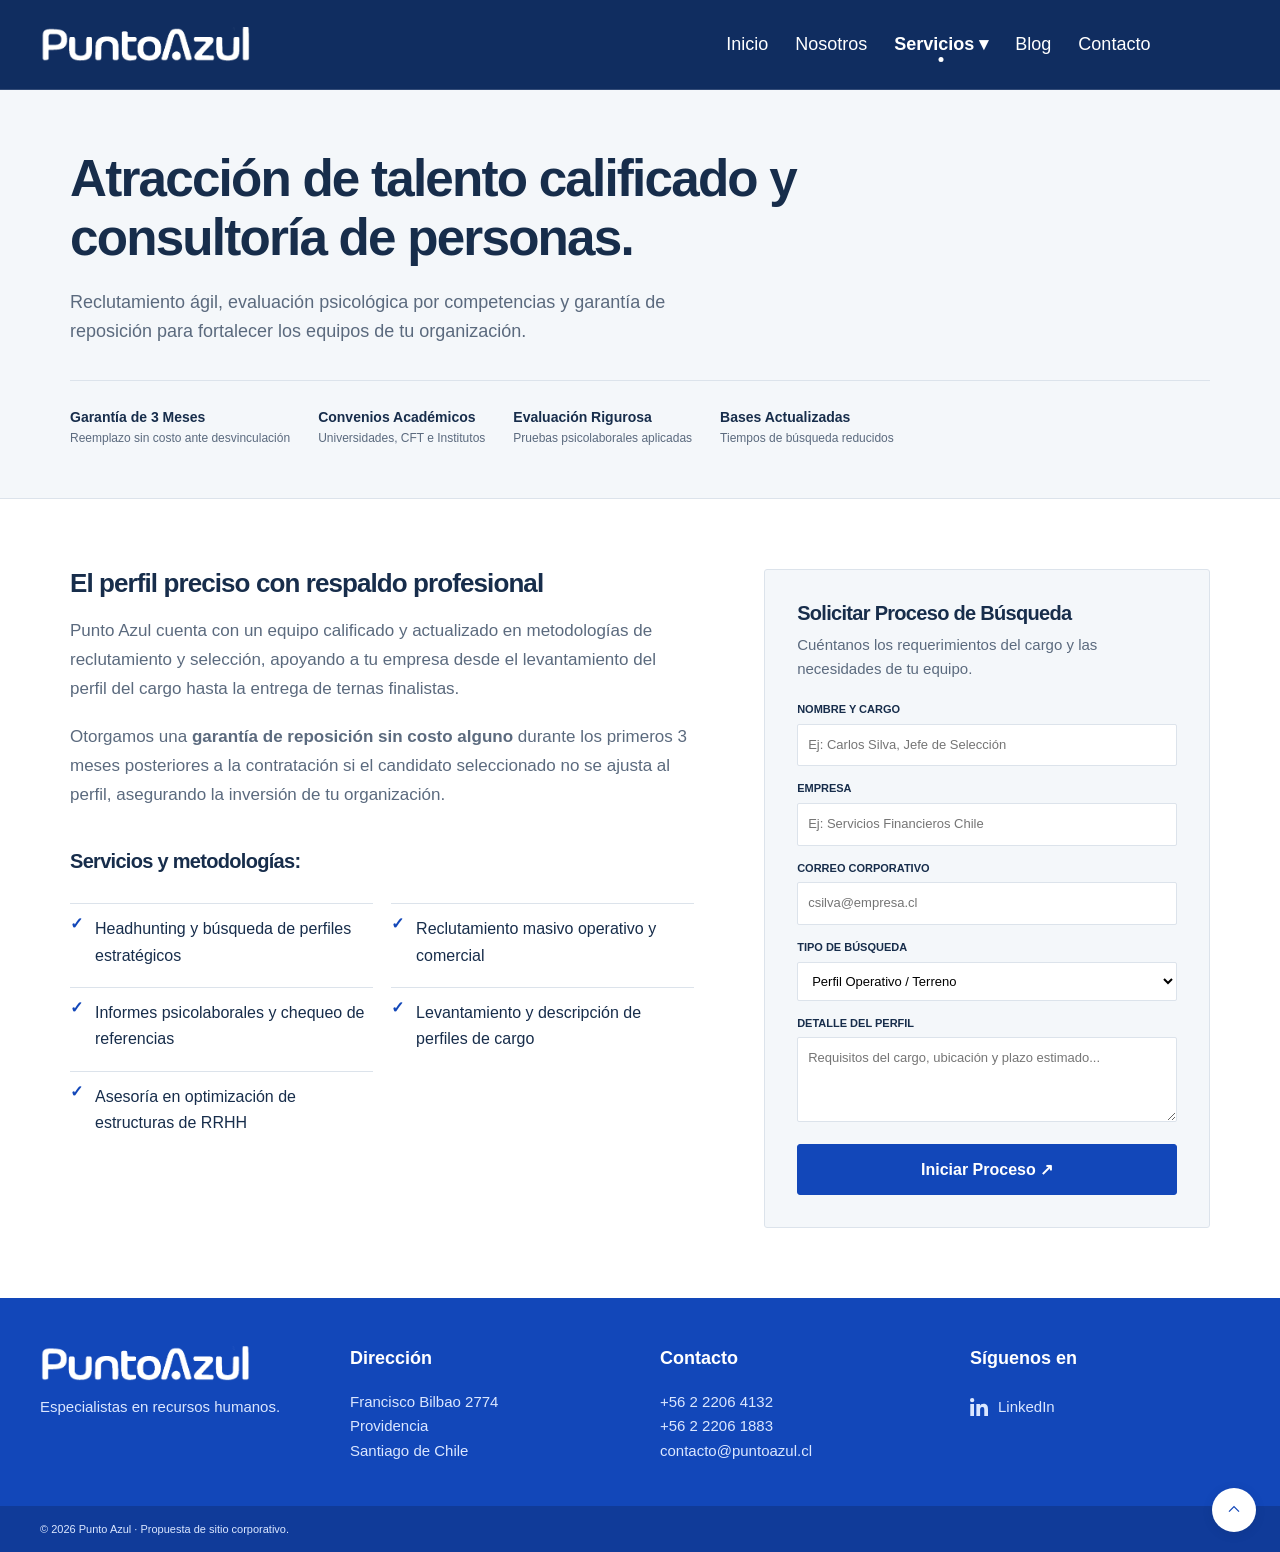
<file: design/consulting.html>
<!DOCTYPE html>
<html lang="es">
<head>
<meta charset="UTF-8">
<meta name="viewport" content="width=device-width, initial-scale=1">
<meta name="description" content="Consultoría de RRHH y selección de personal en Chile con Punto Azul. Headhunting, evaluación por competencias y garantía de reemplazo de 3 meses.">
<title>Consulting & Selección — Punto Azul</title>
<style>
:root{--blue:#1247b9;--deep:#102d60;--ink:#172d4b;--muted:#5b6a7e;--line:#dce3eb;--paper:#f4f7fa;--sky:#eaf1ff}
*{box-sizing:border-box}html{scroll-behavior:smooth}body{margin:0;color:var(--ink);font-family:Helvetica,Arial,sans-serif;line-height:1.6;background:white}
a{color:inherit;text-decoration:none}button,input,select,textarea{font:inherit}h1,h2,h3,p{margin:0}h1,h2,h3{line-height:1.15;letter-spacing:-.035em}
.wrap{width:min(1140px,calc(100% - 60px));margin:auto}
.topbar{background:var(--deep);color:#fff;font-size:11px;letter-spacing:.04em;padding:8px 0}
.topbar .wrap{display:flex;justify-content:space-between;gap:16px}
.header{position:sticky;top:0;background:#fff;z-index:10;border-bottom:1px solid var(--line)}
.navrow{height:80px;display:flex;align-items:center;justify-content:space-between}
.brand{font-size:24px;font-weight:800;letter-spacing:-1px;color:var(--blue)}
.brand i{display:inline-block;width:9px;height:9px;background:var(--blue);border-radius:50%;margin-left:2px}
.navlinks{display:flex;align-items:center;gap:24px;font-size:13px}
.navlinks a:hover{color:var(--blue)}
.button{display:inline-flex;align-items:center;gap:8px;padding:12px 20px;font-size:13px;font-weight:700;background:var(--blue);color:#fff;border-radius:3px;border:1px solid var(--blue);transition:background .2s}
.button:hover{background:var(--deep)}
.page-hero{background:var(--paper);padding:60px 0 50px;border-bottom:1px solid var(--line)}
.page-title{font-size:clamp(36px,4vw,52px);font-weight:600;max-width:760px;margin-bottom:20px}
.page-lead{font-size:17px;color:var(--muted);max-width:680px;line-height:1.6}
.service-badges{display:flex;flex-wrap:wrap;gap:28px;margin-top:35px;padding-top:25px;border-top:1px solid var(--line)}
.badge-item{font-size:12px;color:var(--muted)}
.badge-item strong{display:block;color:var(--ink);font-size:14px;font-weight:700}
.content-grid{display:grid;grid-template-columns:1.4fr 1fr;gap:70px;padding:70px 0}
.lead-block h2{font-size:26px;font-weight:600;margin-bottom:18px}
.lead-block p{color:var(--muted);font-size:15px;line-height:1.7;margin-bottom:20px}
.scope-list{list-style:none;padding:0;margin:30px 0 0;display:grid;grid-template-columns:1fr 1fr;gap:18px}
.scope-list li{display:flex;align-items:flex-start;gap:12px;font-size:13px;color:var(--ink);border-top:1px solid var(--line);padding-top:12px}
.scope-list li span{color:var(--blue);font-weight:bold;font-size:16px;line-height:1}
.aside-card{background:var(--paper);border:1px solid var(--line);padding:32px;border-radius:3px;align-self:start;position:sticky;top:110px}
.aside-card h3{font-size:20px;margin-bottom:8px}
.aside-card p{font-size:13px;color:var(--muted);margin-bottom:20px}
.aside-card label{display:block;font-size:11px;font-weight:bold;text-transform:uppercase;margin-bottom:5px;color:var(--ink)}
.aside-card input,.aside-card select,.aside-card textarea{width:100%;padding:10px;border:1px solid var(--line);border-radius:2px;margin-bottom:14px;background:#fff;font-size:13px}
.aside-card .button{width:100%;justify-content:center}
.footer{border-top:1px solid var(--line);padding:30px 0;font-size:12px;color:var(--muted)}
@media(max-width:860px){.content-grid{grid-template-columns:1fr;gap:40px}.aside-card{position:static}.scope-list{grid-template-columns:1fr}}
</style>
<link rel="stylesheet" href="assets/navbar.css">
<script src="assets/navbar.js" defer></script>
<link rel="stylesheet" href="assets/footer.css">
<link rel="stylesheet" href="assets/responsive.css">
<link rel="stylesheet" href="assets/refinements.css">
</head>
<body id="inicio-pagina">
  <header class="header site-header">
  <div class="site-navrow">
    <a href="index.html" class="site-brand" aria-label="Punto Azul, inicio"><img src="assets/images/logo_white.png" alt="Punto Azul" width="1015" height="168"></a>
    <button class="site-menu" type="button" aria-expanded="false" aria-controls="navegacion">Menú ☰</button>
    <nav id="navegacion" class="site-navlinks" aria-label="Navegación principal">
      <a href="index.html">Inicio</a>
      <a href="nosotros.html">Nosotros</a>
      <div class="site-services">
        <a href="servicios.html">Servicios <span aria-hidden="true">▾</span></a>
        <ul class="site-services-menu" aria-label="Servicios de Punto Azul">
          <li><a href="outsourcing.html">Outsourcing</a></li>
          <li><a href="servicios-transitorios.html">Servicios Transitorios</a></li>
          <li><a href="payroll.html">Payroll</a></li>
          <li><a href="consulting.html">Consultoría</a></li>
        </ul>
      </div>
      <a href="blog.html">Blog</a>
      <a href="contacto.html">Contacto</a>
    </nav>
  </div>
</header>

  <main>
    <section class="page-hero">
      <div class="wrap">
        <h1 class="page-title">Atracción de talento calificado y consultoría de personas.</h1>
        <p class="page-lead">Reclutamiento ágil, evaluación psicológica por competencias y garantía de reposición para fortalecer los equipos de tu organización.</p>
        <div class="service-badges">
          <div class="badge-item"><strong>Garantía de 3 Meses</strong>Reemplazo sin costo ante desvinculación</div>
          <div class="badge-item"><strong>Convenios Académicos</strong>Universidades, CFT e Institutos</div>
          <div class="badge-item"><strong>Evaluación Rigurosa</strong>Pruebas psicolaborales aplicadas</div>
          <div class="badge-item"><strong>Bases Actualizadas</strong>Tiempos de búsqueda reducidos</div>
        </div>
      </div>
    </section>

    <section class="wrap content-grid">
      <div class="lead-block">
        <h2>El perfil preciso con respaldo profesional</h2>
        <p>Punto Azul cuenta con un equipo calificado y actualizado en metodologías de reclutamiento y selección, apoyando a tu empresa desde el levantamiento del perfil del cargo hasta la entrega de ternas finalistas.</p>
        <p>Otorgamos una <strong>garantía de reposición sin costo alguno</strong> durante los primeros 3 meses posteriores a la contratación si el candidato seleccionado no se ajusta al perfil, asegurando la inversión de tu organización.</p>

        <h3 style="margin-top:40px;font-size:20px">Servicios y metodologías:</h3>
        <ul class="scope-list">
          <li><span>✓</span> Headhunting y búsqueda de perfiles estratégicos</li>
          <li><span>✓</span> Reclutamiento masivo operativo y comercial</li>
          <li><span>✓</span> Informes psicolaborales y chequeo de referencias</li>
          <li><span>✓</span> Levantamiento y descripción de perfiles de cargo</li>
          <li><span>✓</span> Asesoría en optimización de estructuras de RRHH</li>
        </ul>
      </div>

      <aside class="aside-card" id="cotizar">
        <h3>Solicitar Proceso de Búsqueda</h3>
        <p>Cuéntanos los requerimientos del cargo y las necesidades de tu equipo.</p>
        <form onsubmit="event.preventDefault(); alert('Solicitud de selección enviada.');">
          <label>Nombre y Cargo</label>
          <input type="text" required placeholder="Ej: Carlos Silva, Jefe de Selección">
          <label>Empresa</label>
          <input type="text" required placeholder="Ej: Servicios Financieros Chile">
          <label>Correo Corporativo</label>
          <input type="email" required placeholder="csilva@empresa.cl">
          <label>Tipo de Búsqueda</label>
          <select>
            <option>Perfil Operativo / Terreno</option>
            <option>Perfil Administrativo / Técnico</option>
            <option>Jefatura / Gerencia (Headhunting)</option>
            <option>Consultoría Organizacional</option>
          </select>
          <label>Detalle del Perfil</label>
          <textarea rows="3" placeholder="Requisitos del cargo, ubicación y plazo estimado..."></textarea>
          <button class="button" type="submit">Iniciar Proceso ↗</button>
        </form>
      </aside>
    </section>
  </main>

  <footer class="site-footer">
  <div class="site-footer-grid">
    <div class="site-footer-identity">
      <a class="site-footer-brand" href="index.html" aria-label="Punto Azul, inicio"><img src="assets/images/logo.png" alt="Punto Azul" width="1015" height="168"></a>
      <p>Especialistas en recursos humanos.</p>
    </div>
    <div>
      <h2>Dirección</h2>
      <address>Francisco Bilbao 2774<br>Providencia<br>Santiago de Chile</address>
    </div>
    <div>
      <h2>Contacto</h2>
      <a href="tel:+56222064132">+56 2 2206 4132</a>
      <a href="tel:+56222061883">+56 2 2206 1883</a>
      <a href="mailto:contacto@puntoazul.cl">contacto@puntoazul.cl</a>
    </div>
    <div>
      <h2>Síguenos en</h2>
      <a class="site-footer-social" href="https://www.linkedin.com/company/puntoazul/" target="_blank" rel="noopener noreferrer" aria-label="Punto Azul en LinkedIn (abre en una pestaña nueva)"><svg viewBox="0 0 24 24" fill="currentColor" aria-hidden="true"><path d="M5.37 24H.4V7.98h4.97V24ZM2.88 5.79A2.89 2.89 0 1 1 2.9 0a2.89 2.89 0 0 1-.02 5.79ZM24 24h-4.96v-7.8c0-1.86-.04-4.25-2.59-4.25-2.59 0-2.99 2.03-2.99 4.12V24H8.5V7.98h4.76v2.19h.07c.66-1.25 2.28-2.58 4.69-2.58 5.01 0 5.98 3.3 5.98 7.59V24Z"/></svg><span>LinkedIn</span></a>
    </div>
  </div>
  <div class="site-footer-base"><div>© 2026 Punto Azul · Propuesta de sitio corporativo.</div></div>
  <a class="site-footer-up" href="#inicio-pagina" aria-label="Volver arriba"><svg viewBox="0 0 24 24" fill="none" stroke="currentColor" stroke-width="1.5" aria-hidden="true"><path d="m6 14 6-6 6 6"/></svg></a>
</footer>
</body>
</html>
</file>
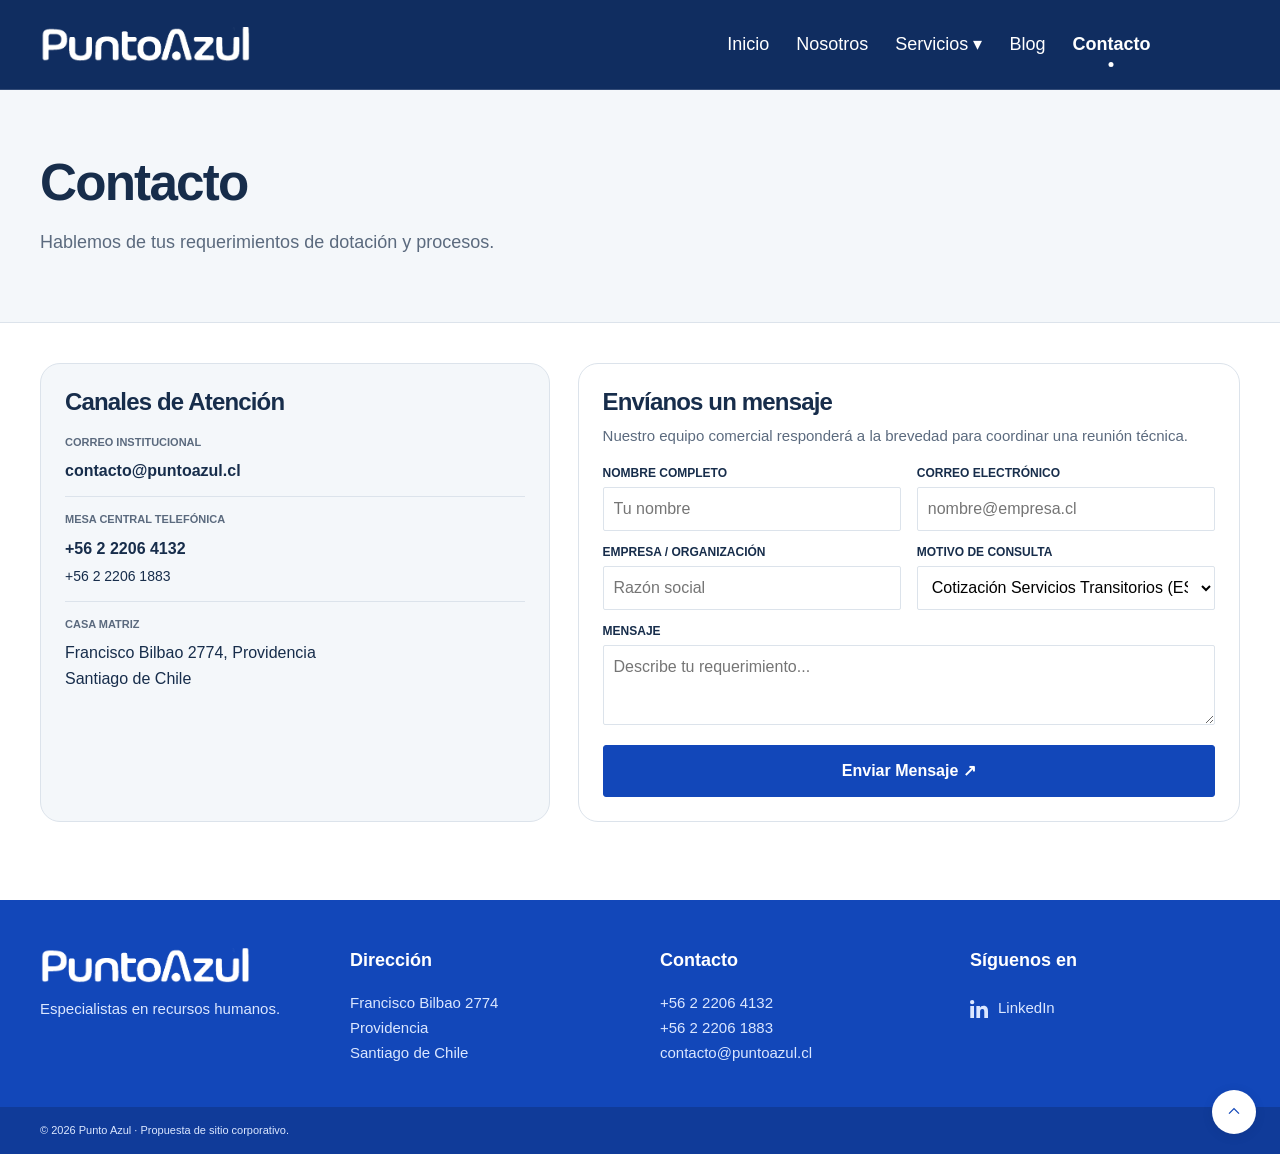
<file: design/contacto.html>
<!DOCTYPE html>
<html lang="es">
<head>
<meta charset="UTF-8">
<meta name="viewport" content="width=device-width, initial-scale=1">
<meta name="description" content="Contáctate con Punto Azul en Santiago de Chile. Cotizaciones comerciales de RRHH y canal de recepción de CV.">
<title>Contacto — Punto Azul</title>
<style>
:root{--blue:#1247b9;--deep:#102d60;--ink:#172d4b;--muted:#5b6a7e;--line:#dce3eb;--paper:#f4f7fa;--sky:#eaf1ff}
*{box-sizing:border-box}html{scroll-behavior:smooth}body{margin:0;color:var(--ink);font-family:Helvetica,Arial,sans-serif;line-height:1.6;background:white}
a{color:inherit;text-decoration:none}button,input,select,textarea{font:inherit}h1,h2,h3,p{margin:0}h1,h2,h3{line-height:1.15;letter-spacing:-.035em}
.wrap{width:min(1140px,calc(100% - 60px));margin:auto}
.topbar{background:var(--deep);color:#fff;font-size:11px;letter-spacing:.04em;padding:8px 0}
.topbar .wrap{display:flex;justify-content:space-between;gap:16px}
.header{position:sticky;top:0;background:#fff;z-index:10;border-bottom:1px solid var(--line)}
.navrow{height:80px;display:flex;align-items:center;justify-content:space-between}
.brand{font-size:24px;font-weight:800;letter-spacing:-1px;color:var(--blue)}
.brand i{display:inline-block;width:9px;height:9px;background:var(--blue);border-radius:50%;margin-left:2px}
.navlinks{display:flex;align-items:center;gap:24px;font-size:13px}
.navlinks a:hover{color:var(--blue)}
.button{display:inline-flex;align-items:center;gap:8px;padding:12px 20px;font-size:13px;font-weight:700;background:var(--blue);color:#fff;border-radius:3px;border:1px solid var(--blue);transition:background .2s}
.button:hover{background:var(--deep)}
.page-hero{background:var(--paper);padding:60px 0 50px;border-bottom:1px solid var(--line)}
.breadcrumb{font-size:11px;color:var(--muted);text-transform:uppercase;letter-spacing:.08em;margin-bottom:16px}
.breadcrumb a{color:var(--blue);font-weight:700}
.page-title{font-size:clamp(36px,4vw,52px);font-weight:600;max-width:760px;margin-bottom:20px}
.contact-layout{display:grid;grid-template-columns:1fr 1.3fr;gap:70px;padding:70px 0}
.contact-card{background:var(--paper);border:1px solid var(--line);border-radius:3px;padding:36px}
.contact-card h2{font-size:24px;margin-bottom:24px}
.info-row{margin-bottom:24px;padding-bottom:18px;border-bottom:1px solid var(--line)}
.info-row span{display:block;font-size:11px;font-weight:700;text-transform:uppercase;color:var(--muted);margin-bottom:6px}
.info-row a{font-size:16px;color:var(--ink);font-weight:bold}
.info-row a:hover{color:var(--blue)}
.info-row p{font-size:14px;color:var(--ink)}
.form-box{border:1px solid var(--line);border-radius:3px;padding:36px}
.form-box h2{font-size:24px;margin-bottom:8px}
.form-box p{font-size:13px;color:var(--muted);margin-bottom:24px}
.form-box label{display:block;font-size:11px;font-weight:bold;text-transform:uppercase;margin-bottom:5px;color:var(--ink)}
.form-box input,.form-box select,.form-box textarea{width:100%;padding:10px;border:1px solid var(--line);border-radius:2px;margin-bottom:14px;background:#fff;font-size:13px}
.form-box .button{width:100%;justify-content:center}
.footer{border-top:1px solid var(--line);padding:30px 0;font-size:12px;color:var(--muted)}
@media(max-width:860px){.contact-layout{grid-template-columns:1fr;gap:40px}}
</style>
<link rel="stylesheet" href="assets/navbar.css">
<script src="assets/navbar.js" defer></script>
<link rel="stylesheet" href="assets/footer.css">
<link rel="stylesheet" href="assets/responsive.css">
<link rel="stylesheet" href="assets/refinements.css">
<link rel="stylesheet" href="assets/page-layout.css">
</head>
<body id="inicio-pagina" class="contact-page inner-page">
  <header class="header site-header">
  <div class="site-navrow">
    <a href="index.html" class="site-brand" aria-label="Punto Azul, inicio"><img src="assets/images/logo_white.png" alt="Punto Azul" width="1015" height="168"></a>
    <button class="site-menu" type="button" aria-expanded="false" aria-controls="navegacion">Menú ☰</button>
    <nav id="navegacion" class="site-navlinks" aria-label="Navegación principal">
      <a href="index.html">Inicio</a>
      <a href="nosotros.html">Nosotros</a>
      <div class="site-services">
        <a href="servicios.html">Servicios <span aria-hidden="true">▾</span></a>
        <ul class="site-services-menu" aria-label="Servicios de Punto Azul">
          <li><a href="outsourcing.html">Outsourcing</a></li>
          <li><a href="servicios-transitorios.html">Servicios Transitorios</a></li>
          <li><a href="payroll.html">Payroll</a></li>
          <li><a href="consulting.html">Consultoría</a></li>
        </ul>
      </div>
      <a href="blog.html">Blog</a>
      <a href="contacto.html">Contacto</a>
    </nav>
  </div>
</header>

  <main>
    <section class="page-hero"><div class="wrap"><h1 class="page-title">Contacto</h1><p class="page-lead">Hablemos de tus requerimientos de dotación y procesos.</p></div></section>

    <section class="wrap contact-layout">
      <div class="contact-card">
        <h2>Canales de Atención</h2>
        <div class="info-row">
          <span>Correo Institucional</span>
          <a href="mailto:contacto@puntoazul.cl">contacto@puntoazul.cl</a>
        </div>
        <div class="info-row">
          <span>Mesa Central Telefónica</span>
          <a href="tel:+56222064132">+56 2 2206 4132</a><br>
          <a href="tel:+56222061883" style="font-size:14px;font-weight:normal">+56 2 2206 1883</a>
        </div>
        <div class="info-row" style="border-bottom:none">
          <span>Casa Matriz</span>
          <p>Francisco Bilbao 2774, Providencia<br>Santiago de Chile</p>
        </div>
      </div>

      <div class="form-box">
        <h2>Envíanos un mensaje</h2>
        <p>Nuestro equipo comercial responderá a la brevedad para coordinar una reunión técnica.</p>
        <form onsubmit="event.preventDefault(); alert('Mensaje enviado correctamente.');">
          <div class="contact-field"><label for="contact-field-1">Nombre Completo</label><input id="contact-field-1" type="text" required placeholder="Tu nombre"></div>
          <div class="contact-field"><label for="contact-field-2">Correo Electrónico</label><input id="contact-field-2" type="email" required placeholder="nombre@empresa.cl"></div>
          <div class="contact-field"><label for="contact-field-3">Empresa / Organización</label><input id="contact-field-3" type="text" required placeholder="Razón social"></div>
          <div class="contact-field"><label for="contact-field-4">Motivo de Consulta</label><select id="contact-field-4">
            <option>Cotización Servicios Transitorios (EST)</option>
            <option>Cotización Outsourcing / Trade Marketing</option>
            <option>Cotización Payroll / Nóminas</option>
            <option>Búsqueda y Selección de Personal</option>
            <option>Consulta General</option>
          </select></div>
          <div class="contact-field field-wide"><label for="contact-field-5">Mensaje</label><textarea id="contact-field-5" rows="4" required placeholder="Describe tu requerimiento..."></textarea></div>
          <button class="button" type="submit">Enviar Mensaje ↗</button>
        </form>
      </div>
    </section>
  </main>

  <footer class="site-footer">
  <div class="site-footer-grid">
    <div class="site-footer-identity">
      <a class="site-footer-brand" href="index.html" aria-label="Punto Azul, inicio"><img src="assets/images/logo.png" alt="Punto Azul" width="1015" height="168"></a>
      <p>Especialistas en recursos humanos.</p>
    </div>
    <div>
      <h2>Dirección</h2>
      <address>Francisco Bilbao 2774<br>Providencia<br>Santiago de Chile</address>
    </div>
    <div>
      <h2>Contacto</h2>
      <a href="tel:+56222064132">+56 2 2206 4132</a>
      <a href="tel:+56222061883">+56 2 2206 1883</a>
      <a href="mailto:contacto@puntoazul.cl">contacto@puntoazul.cl</a>
    </div>
    <div>
      <h2>Síguenos en</h2>
      <a class="site-footer-social" href="https://www.linkedin.com/company/puntoazul/" target="_blank" rel="noopener noreferrer" aria-label="Punto Azul en LinkedIn (abre en una pestaña nueva)"><svg viewBox="0 0 24 24" fill="currentColor" aria-hidden="true"><path d="M5.37 24H.4V7.98h4.97V24ZM2.88 5.79A2.89 2.89 0 1 1 2.9 0a2.89 2.89 0 0 1-.02 5.79ZM24 24h-4.96v-7.8c0-1.86-.04-4.25-2.59-4.25-2.59 0-2.99 2.03-2.99 4.12V24H8.5V7.98h4.76v2.19h.07c.66-1.25 2.28-2.58 4.69-2.58 5.01 0 5.98 3.3 5.98 7.59V24Z"/></svg><span>LinkedIn</span></a>
    </div>
  </div>
  <div class="site-footer-base"><div>© 2026 Punto Azul · Propuesta de sitio corporativo.</div></div>
  <a class="site-footer-up" href="#inicio-pagina" aria-label="Volver arriba"><svg viewBox="0 0 24 24" fill="none" stroke="currentColor" stroke-width="1.5" aria-hidden="true"><path d="m6 14 6-6 6 6"/></svg></a>
</footer>
</body>
</html>
</file>
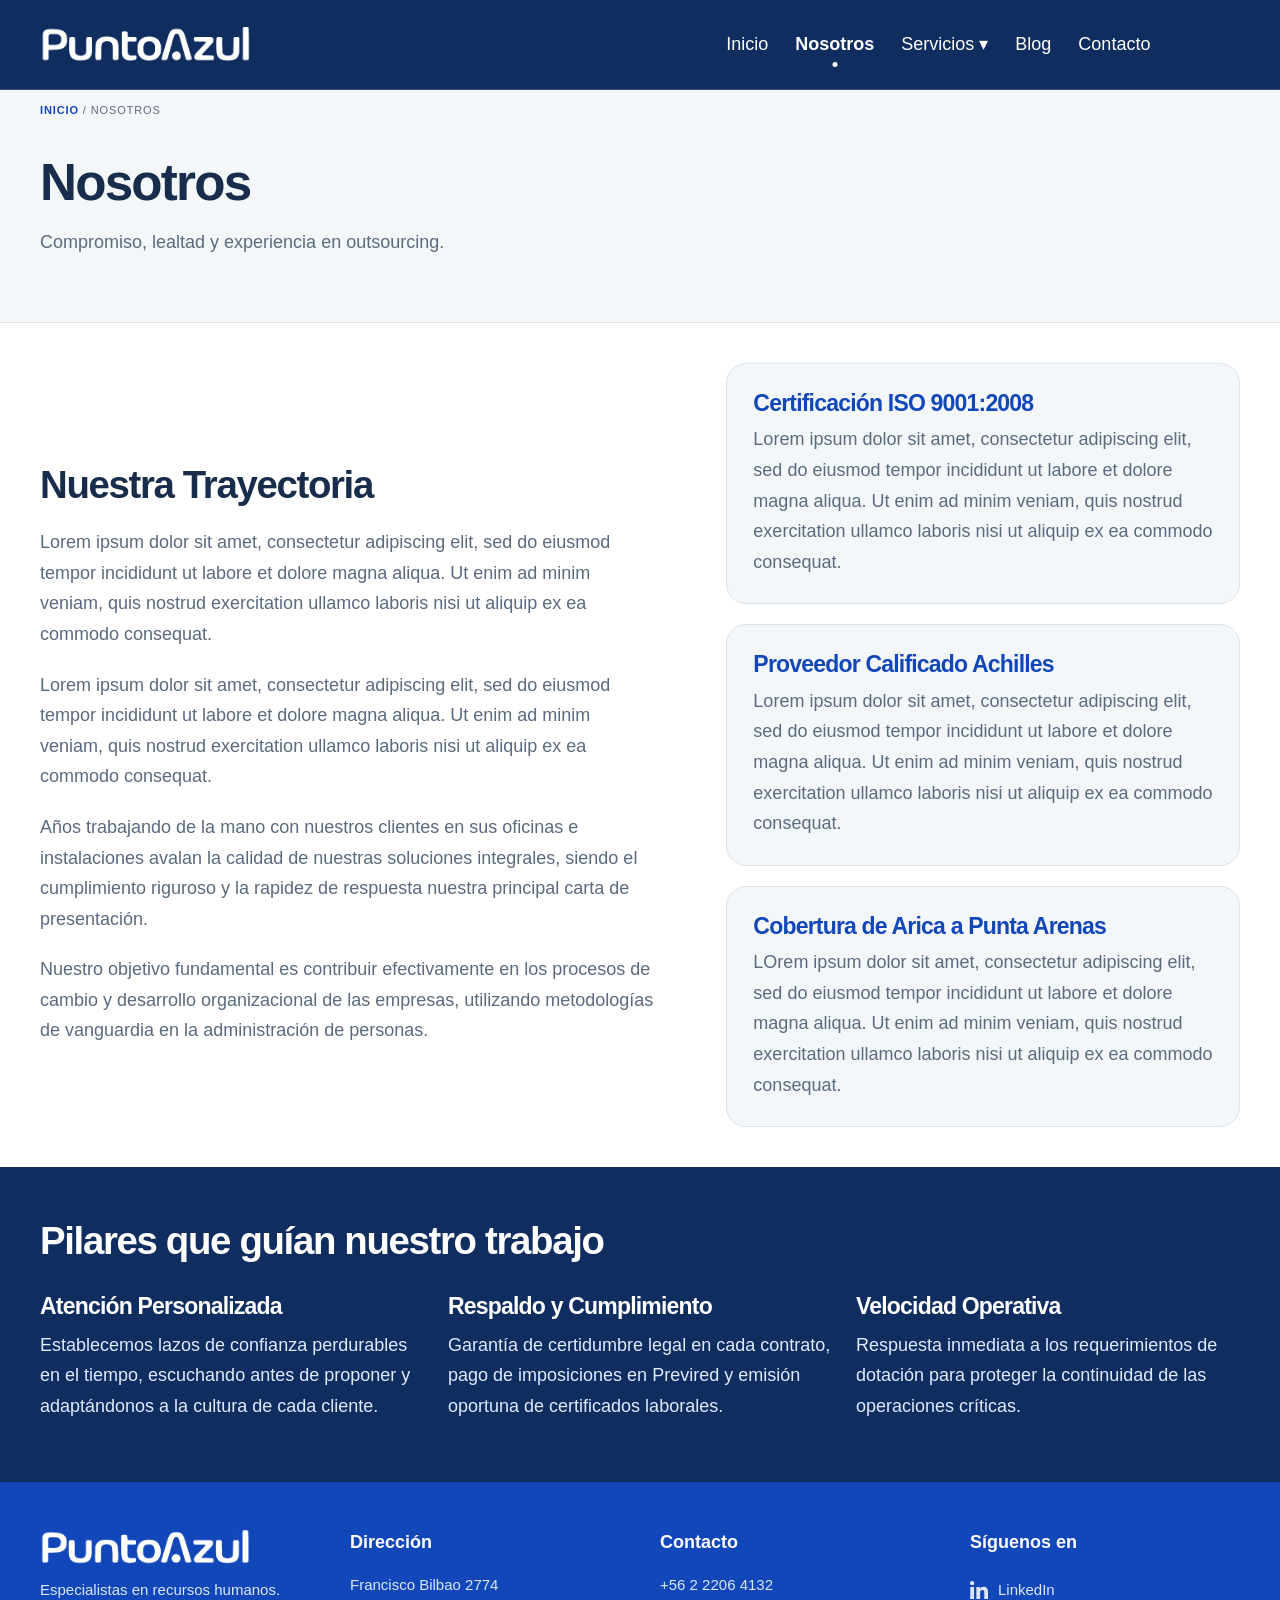
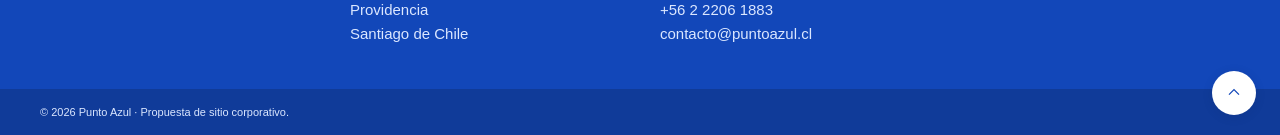
<file: design/nosotros.html>
<!DOCTYPE html>
<html lang="es">
<head>
<meta charset="UTF-8">
<meta name="viewport" content="width=device-width, initial-scale=1">
<meta name="description" content="Conoce la trayectoria de más de 16 años de Punto Azul en outsourcing y gestión de recursos humanos en Chile.">
<title>Nosotros — Punto Azul</title>
<style>
:root{--blue:#1247b9;--deep:#102d60;--ink:#172d4b;--muted:#5b6a7e;--line:#dce3eb;--paper:#f4f7fa;--sky:#eaf1ff}
*{box-sizing:border-box}html{scroll-behavior:smooth}body{margin:0;color:var(--ink);font-family:Helvetica,Arial,sans-serif;line-height:1.6;background:white}
a{color:inherit;text-decoration:none}h1,h2,h3,p{margin:0}h1,h2,h3{line-height:1.15;letter-spacing:-.035em}
.wrap{width:min(1140px,calc(100% - 60px));margin:auto}
.topbar{background:var(--deep);color:#fff;font-size:11px;letter-spacing:.04em;padding:8px 0}
.topbar .wrap{display:flex;justify-content:space-between;gap:16px}
.header{position:sticky;top:0;background:#fff;z-index:10;border-bottom:1px solid var(--line)}
.navrow{height:80px;display:flex;align-items:center;justify-content:space-between}
.brand{font-size:24px;font-weight:800;letter-spacing:-1px;color:var(--blue)}
.brand i{display:inline-block;width:9px;height:9px;background:var(--blue);border-radius:50%;margin-left:2px}
.navlinks{display:flex;align-items:center;gap:24px;font-size:13px}
.navlinks a:hover{color:var(--blue)}
.button{display:inline-flex;align-items:center;gap:8px;padding:12px 20px;font-size:13px;font-weight:700;background:var(--blue);color:#fff;border-radius:3px;border:1px solid var(--blue);transition:background .2s}
.button:hover{background:var(--deep)}
.page-hero{background:var(--paper);padding:60px 0 50px;border-bottom:1px solid var(--line)}
.breadcrumb{font-size:11px;color:var(--muted);text-transform:uppercase;letter-spacing:.08em;margin-bottom:16px}
.breadcrumb a{color:var(--blue);font-weight:700}
.page-title{font-size:clamp(36px,4vw,52px);font-weight:600;max-width:760px;margin-bottom:20px}
.page-lead{font-size:17px;color:var(--muted);max-width:680px;line-height:1.6}
.history-grid{display:grid;grid-template-columns:1.2fr 1fr;gap:70px;padding:70px 0}
.history-block h2{font-size:28px;font-weight:600;margin-bottom:20px}
.history-block p{color:var(--muted);font-size:15px;line-height:1.7;margin-bottom:20px}
.cert-cards{display:grid;grid-template-columns:1fr;gap:20px}
.cert-card{border:1px solid var(--line);border-radius:3px;padding:26px;background:var(--paper)}
.cert-card h3{font-size:16px;color:var(--blue);margin-bottom:8px}
.cert-card p{font-size:13px;color:var(--muted);line-height:1.55}
.values-strip{background:var(--deep);color:#fff;padding:60px 0}
.values-grid{display:grid;grid-template-columns:repeat(3,1fr);gap:40px;margin-top:30px}
.val-item h3{font-size:18px;margin-bottom:10px}
.val-item p{font-size:13px;color:#a9c7ff;line-height:1.6}
.footer{border-top:1px solid var(--line);padding:30px 0;font-size:12px;color:var(--muted)}
@media(max-width:860px){.history-grid{grid-template-columns:1fr;gap:40px}.values-grid{grid-template-columns:1fr}}
</style>
<link rel="stylesheet" href="assets/navbar.css">
<script src="assets/navbar.js" defer></script>
<link rel="stylesheet" href="assets/footer.css">
<link rel="stylesheet" href="assets/responsive.css">
<link rel="stylesheet" href="assets/refinements.css">
<link rel="stylesheet" href="assets/page-layout.css">
</head>
<body id="inicio-pagina" class="about-page inner-page">
  <header class="header site-header">
  <div class="site-navrow">
    <a href="index.html" class="site-brand" aria-label="Punto Azul, inicio"><img src="assets/images/logo_white.png" alt="Punto Azul" width="1015" height="168"></a>
    <button class="site-menu" type="button" aria-expanded="false" aria-controls="navegacion">Menú ☰</button>
    <nav id="navegacion" class="site-navlinks" aria-label="Navegación principal">
      <a href="index.html">Inicio</a>
      <a href="nosotros.html">Nosotros</a>
      <div class="site-services">
        <a href="servicios.html">Servicios <span aria-hidden="true">▾</span></a>
        <ul class="site-services-menu" aria-label="Servicios de Punto Azul">
          <li><a href="outsourcing.html">Outsourcing</a></li>
          <li><a href="servicios-transitorios.html">Servicios Transitorios</a></li>
          <li><a href="payroll.html">Payroll</a></li>
          <li><a href="consulting.html">Consultoría</a></li>
        </ul>
      </div>
      <a href="blog.html">Blog</a>
      <a href="contacto.html">Contacto</a>
    </nav>
  </div>
</header>

  <main>
    <section class="page-hero"><div class="wrap"><div class="breadcrumb"><a href="index.html">Inicio</a> / Nosotros</div><h1 class="page-title">Nosotros</h1><p class="page-lead">Compromiso, lealtad y experiencia en outsourcing.</p></div></section>

    <section class="wrap history-grid">
      <div class="history-block">
        <h2>Nuestra Trayectoria</h2>
        <p>Lorem ipsum dolor sit amet, consectetur adipiscing elit, sed do eiusmod tempor incididunt ut labore et dolore magna aliqua. Ut enim ad minim veniam, quis nostrud exercitation ullamco laboris nisi ut aliquip ex ea commodo consequat.</p>
        <p>Lorem ipsum dolor sit amet, consectetur adipiscing elit, sed do eiusmod tempor incididunt ut labore et dolore magna aliqua. Ut enim ad minim veniam, quis nostrud exercitation ullamco laboris nisi ut aliquip ex ea commodo consequat. </p>
        <p>Años trabajando de la mano con nuestros clientes en sus oficinas e instalaciones avalan la calidad de nuestras soluciones integrales, siendo el cumplimiento riguroso y la rapidez de respuesta nuestra principal carta de presentación.</p>
        <p>Nuestro objetivo fundamental es contribuir efectivamente en los procesos de cambio y desarrollo organizacional de las empresas, utilizando metodologías de vanguardia en la administración de personas.</p>
      </div>

      <div class="cert-cards">
        <div class="cert-card">
          <h3>Certificación ISO 9001:2008</h3>
          <p>Lorem ipsum dolor sit amet, consectetur adipiscing elit, sed do eiusmod tempor incididunt ut labore et dolore magna aliqua. Ut enim ad minim veniam, quis nostrud exercitation ullamco laboris nisi ut aliquip ex ea commodo consequat. </p>
        </div>
        <div class="cert-card">
          <h3>Proveedor Calificado Achilles</h3>
          <p>Lorem ipsum dolor sit amet, consectetur adipiscing elit, sed do eiusmod tempor incididunt ut labore et dolore magna aliqua. Ut enim ad minim veniam, quis nostrud exercitation ullamco laboris nisi ut aliquip ex ea commodo consequat.</p>
        </div>
        <div class="cert-card">
          <h3>Cobertura de Arica a Punta Arenas</h3>
          <p> LOrem ipsum dolor sit amet, consectetur adipiscing elit, sed do eiusmod tempor incididunt ut labore et dolore magna aliqua. Ut enim ad minim veniam, quis nostrud exercitation ullamco laboris nisi ut aliquip ex ea commodo consequat.</p>
        </div>
      </div>
    </section>

    <section class="values-strip">
      <div class="wrap">

        <h2>Pilares que guían nuestro trabajo</h2>
        <div class="values-grid">
          <div class="val-item"><h3>Atención Personalizada</h3><p>Establecemos lazos de confianza perdurables en el tiempo, escuchando antes de proponer y adaptándonos a la cultura de cada cliente.</p></div>
          <div class="val-item"><h3>Respaldo y Cumplimiento</h3><p>Garantía de certidumbre legal en cada contrato, pago de imposiciones en Previred y emisión oportuna de certificados laborales.</p></div>
          <div class="val-item"><h3>Velocidad Operativa</h3><p>Respuesta inmediata a los requerimientos de dotación para proteger la continuidad de las operaciones críticas.</p></div>
        </div>
      </div>
    </section>
  </main>

  <footer class="site-footer">
  <div class="site-footer-grid">
    <div class="site-footer-identity">
      <a class="site-footer-brand" href="index.html" aria-label="Punto Azul, inicio"><img src="assets/images/logo.png" alt="Punto Azul" width="1015" height="168"></a>
      <p>Especialistas en recursos humanos.</p>
    </div>
    <div>
      <h2>Dirección</h2>
      <address>Francisco Bilbao 2774<br>Providencia<br>Santiago de Chile</address>
    </div>
    <div>
      <h2>Contacto</h2>
      <a href="tel:+56222064132">+56 2 2206 4132</a>
      <a href="tel:+56222061883">+56 2 2206 1883</a>
      <a href="mailto:contacto@puntoazul.cl">contacto@puntoazul.cl</a>
    </div>
    <div>
      <h2>Síguenos en</h2>
      <a class="site-footer-social" href="https://www.linkedin.com/company/puntoazul/" target="_blank" rel="noopener noreferrer" aria-label="Punto Azul en LinkedIn (abre en una pestaña nueva)"><svg viewBox="0 0 24 24" fill="currentColor" aria-hidden="true"><path d="M5.37 24H.4V7.98h4.97V24ZM2.88 5.79A2.89 2.89 0 1 1 2.9 0a2.89 2.89 0 0 1-.02 5.79ZM24 24h-4.96v-7.8c0-1.86-.04-4.25-2.59-4.25-2.59 0-2.99 2.03-2.99 4.12V24H8.5V7.98h4.76v2.19h.07c.66-1.25 2.28-2.58 4.69-2.58 5.01 0 5.98 3.3 5.98 7.59V24Z"/></svg><span>LinkedIn</span></a>
    </div>
  </div>
  <div class="site-footer-base"><div>© 2026 Punto Azul · Propuesta de sitio corporativo.</div></div>
  <a class="site-footer-up" href="#inicio-pagina" aria-label="Volver arriba"><svg viewBox="0 0 24 24" fill="none" stroke="currentColor" stroke-width="1.5" aria-hidden="true"><path d="m6 14 6-6 6 6"/></svg></a>
</footer>
</body>
</html>
</file>
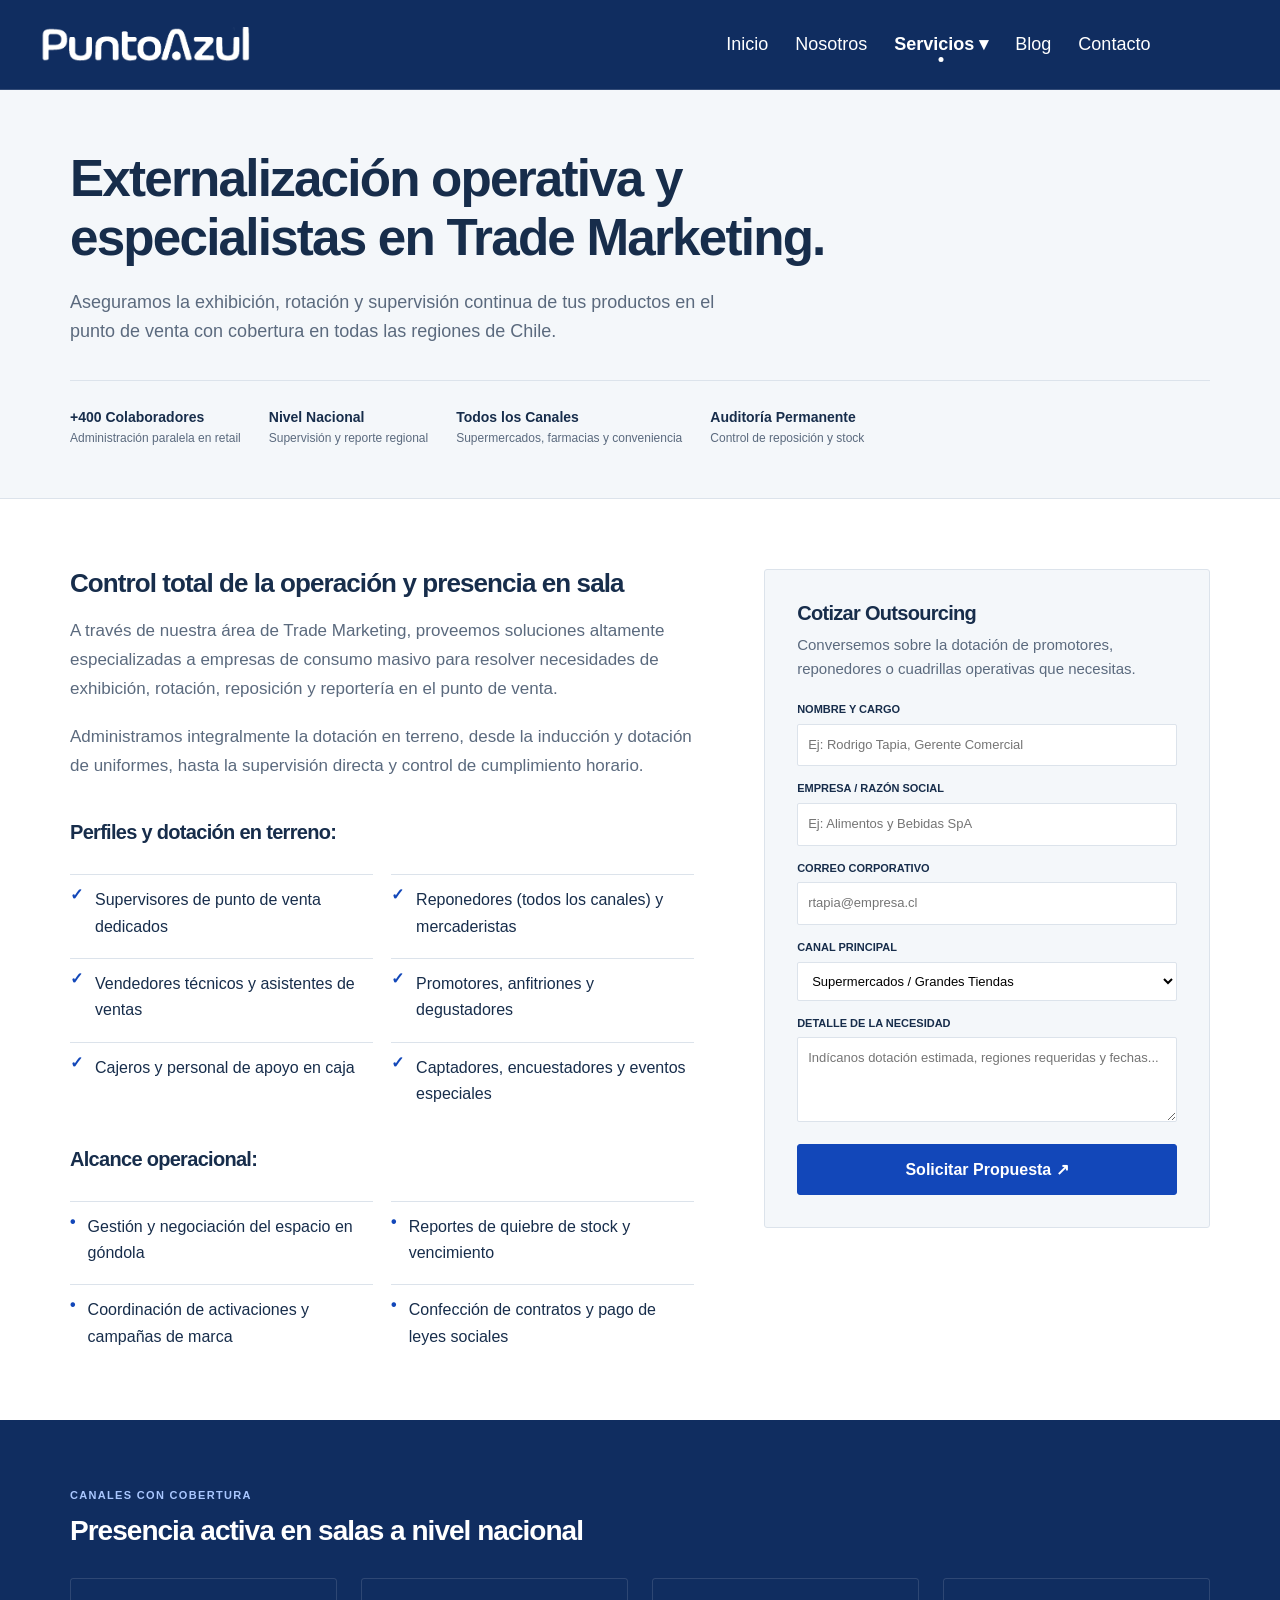
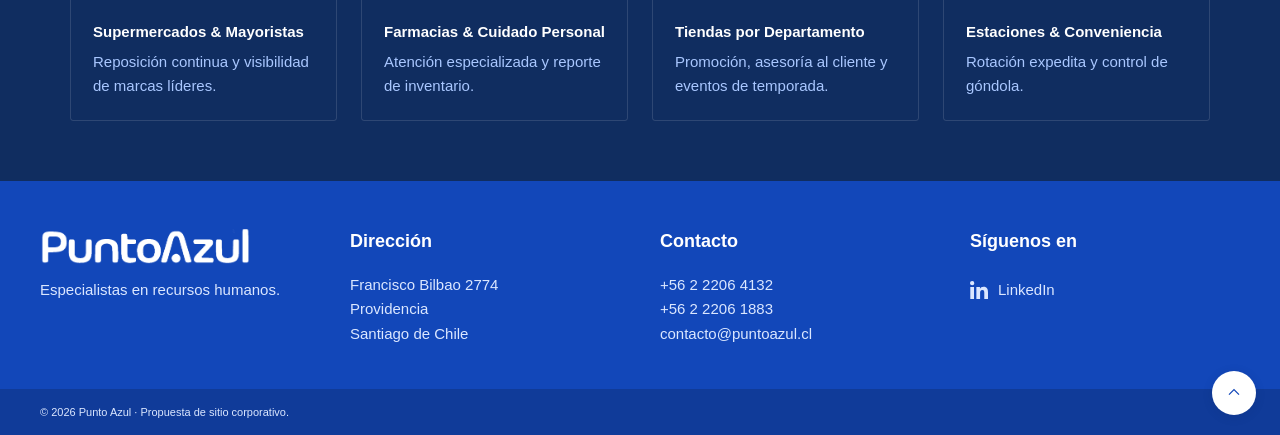
<file: design/outsourcing.html>
<!DOCTYPE html>
<html lang="es">
<head>
<meta charset="UTF-8">
<meta name="viewport" content="width=device-width, initial-scale=1">
<meta name="description" content="Outsourcing operativo y especialistas en Trade Marketing en Chile con Punto Azul. Reposición, supervisión y gestión en punto de venta.">
<title>Outsourcing & Trade Marketing — Punto Azul</title>
<style>
:root{--blue:#1247b9;--deep:#102d60;--ink:#172d4b;--muted:#5b6a7e;--line:#dce3eb;--paper:#f4f7fa;--sky:#eaf1ff}
*{box-sizing:border-box}html{scroll-behavior:smooth}body{margin:0;color:var(--ink);font-family:Helvetica,Arial,sans-serif;line-height:1.6;background:white}
a{color:inherit;text-decoration:none}button,input,select,textarea{font:inherit}h1,h2,h3,p{margin:0}h1,h2,h3{line-height:1.15;letter-spacing:-.035em}
.wrap{width:min(1140px,calc(100% - 60px));margin:auto}
.topbar{background:var(--deep);color:#fff;font-size:11px;letter-spacing:.04em;padding:8px 0}
.topbar .wrap{display:flex;justify-content:space-between;gap:16px}
.header{position:sticky;top:0;background:#fff;z-index:10;border-bottom:1px solid var(--line)}
.navrow{height:80px;display:flex;align-items:center;justify-content:space-between}
.brand{font-size:24px;font-weight:800;letter-spacing:-1px;color:var(--blue)}
.brand i{display:inline-block;width:9px;height:9px;background:var(--blue);border-radius:50%;margin-left:2px}
.navlinks{display:flex;align-items:center;gap:24px;font-size:13px}
.navlinks a:hover{color:var(--blue)}
.button{display:inline-flex;align-items:center;gap:8px;padding:12px 20px;font-size:13px;font-weight:700;background:var(--blue);color:#fff;border-radius:3px;border:1px solid var(--blue);transition:background .2s}
.button:hover{background:var(--deep)}
.page-hero{background:var(--paper);padding:60px 0 50px;border-bottom:1px solid var(--line)}
.page-title{font-size:clamp(36px,4vw,52px);font-weight:600;max-width:760px;margin-bottom:20px}
.page-lead{font-size:17px;color:var(--muted);max-width:680px;line-height:1.6}
.service-badges{display:flex;flex-wrap:wrap;gap:28px;margin-top:35px;padding-top:25px;border-top:1px solid var(--line)}
.badge-item{font-size:12px;color:var(--muted)}
.badge-item strong{display:block;color:var(--ink);font-size:14px;font-weight:700}
.content-grid{display:grid;grid-template-columns:1.4fr 1fr;gap:70px;padding:70px 0}
.lead-block h2{font-size:26px;font-weight:600;margin-bottom:18px}
.lead-block p{color:var(--muted);font-size:15px;line-height:1.7;margin-bottom:20px}
.scope-list{list-style:none;padding:0;margin:30px 0 0;display:grid;grid-template-columns:1fr 1fr;gap:18px}
.scope-list li{display:flex;align-items:flex-start;gap:12px;font-size:13px;color:var(--ink);border-top:1px solid var(--line);padding-top:12px}
.scope-list li span{color:var(--blue);font-weight:bold;font-size:16px;line-height:1}
.aside-card{background:var(--paper);border:1px solid var(--line);padding:32px;border-radius:3px;align-self:start;position:sticky;top:110px}
.aside-card h3{font-size:20px;margin-bottom:8px}
.aside-card p{font-size:13px;color:var(--muted);margin-bottom:20px}
.aside-card label{display:block;font-size:11px;font-weight:bold;text-transform:uppercase;margin-bottom:5px;color:var(--ink)}
.aside-card input,.aside-card select,.aside-card textarea{width:100%;padding:10px;border:1px solid var(--line);border-radius:2px;margin-bottom:14px;background:#fff;font-size:13px}
.aside-card .button{width:100%;justify-content:center}
.channels{background:var(--deep);color:#fff;padding:60px 0}
.channels-grid{display:grid;grid-template-columns:repeat(4,1fr);gap:24px;margin-top:30px}
.channel-box{border:1px solid #ffffff20;padding:22px;border-radius:3px}
.channel-box h4{font-size:15px;font-weight:600;margin-bottom:6px;color:#fff}
.channel-box p{font-size:12px;color:#a9c7ff}
.footer{border-top:1px solid var(--line);padding:30px 0;font-size:12px;color:var(--muted)}
@media(max-width:860px){.content-grid{grid-template-columns:1fr;gap:40px}.aside-card{position:static}.channels-grid{grid-template-columns:1fr 1fr}.scope-list{grid-template-columns:1fr}}
</style>
<link rel="stylesheet" href="assets/navbar.css">
<script src="assets/navbar.js" defer></script>
<link rel="stylesheet" href="assets/footer.css">
<link rel="stylesheet" href="assets/responsive.css">
<link rel="stylesheet" href="assets/refinements.css">
</head>
<body id="inicio-pagina">
  <header class="header site-header">
  <div class="site-navrow">
    <a href="index.html" class="site-brand" aria-label="Punto Azul, inicio"><img src="assets/images/logo_white.png" alt="Punto Azul" width="1015" height="168"></a>
    <button class="site-menu" type="button" aria-expanded="false" aria-controls="navegacion">Menú ☰</button>
    <nav id="navegacion" class="site-navlinks" aria-label="Navegación principal">
      <a href="index.html">Inicio</a>
      <a href="nosotros.html">Nosotros</a>
      <div class="site-services">
        <a href="servicios.html">Servicios <span aria-hidden="true">▾</span></a>
        <ul class="site-services-menu" aria-label="Servicios de Punto Azul">
          <li><a href="outsourcing.html">Outsourcing</a></li>
          <li><a href="servicios-transitorios.html">Servicios Transitorios</a></li>
          <li><a href="payroll.html">Payroll</a></li>
          <li><a href="consulting.html">Consultoría</a></li>
        </ul>
      </div>
      <a href="blog.html">Blog</a>
      <a href="contacto.html">Contacto</a>
    </nav>
  </div>
</header>

  <main>
    <section class="page-hero">
      <div class="wrap">
        <h1 class="page-title">Externalización operativa y especialistas en Trade Marketing.</h1>
        <p class="page-lead">Aseguramos la exhibición, rotación y supervisión continua de tus productos en el punto de venta con cobertura en todas las regiones de Chile.</p>
        <div class="service-badges">
          <div class="badge-item"><strong>+400 Colaboradores</strong>Administración paralela en retail</div>
          <div class="badge-item"><strong>Nivel Nacional</strong>Supervisión y reporte regional</div>
          <div class="badge-item"><strong>Todos los Canales</strong>Supermercados, farmacias y conveniencia</div>
          <div class="badge-item"><strong>Auditoría Permanente</strong>Control de reposición y stock</div>
        </div>
      </div>
    </section>

    <section class="wrap content-grid">
      <div class="lead-block">
        <h2>Control total de la operación y presencia en sala</h2>
        <p>A través de nuestra área de Trade Marketing, proveemos soluciones altamente especializadas a empresas de consumo masivo para resolver necesidades de exhibición, rotación, reposición y reportería en el punto de venta.</p>
        <p>Administramos integralmente la dotación en terreno, desde la inducción y dotación de uniformes, hasta la supervisión directa y control de cumplimiento horario.</p>

        <h3 style="margin-top:40px;font-size:20px">Perfiles y dotación en terreno:</h3>
        <ul class="scope-list">
          <li><span>✓</span> Supervisores de punto de venta dedicados</li>
          <li><span>✓</span> Reponedores (todos los canales) y mercaderistas</li>
          <li><span>✓</span> Vendedores técnicos y asistentes de ventas</li>
          <li><span>✓</span> Promotores, anfitriones y degustadores</li>
          <li><span>✓</span> Cajeros y personal de apoyo en caja</li>
          <li><span>✓</span> Captadores, encuestadores y eventos especiales</li>
        </ul>

        <h3 style="margin-top:40px;font-size:20px">Alcance operacional:</h3>
        <ul class="scope-list">
          <li><span>•</span> Gestión y negociación del espacio en góndola</li>
          <li><span>•</span> Reportes de quiebre de stock y vencimiento</li>
          <li><span>•</span> Coordinación de activaciones y campañas de marca</li>
          <li><span>•</span> Confección de contratos y pago de leyes sociales</li>
        </ul>
      </div>

      <aside class="aside-card" id="cotizar">
        <h3>Cotizar Outsourcing</h3>
        <p>Conversemos sobre la dotación de promotores, reponedores o cuadrillas operativas que necesitas.</p>
        <form onsubmit="event.preventDefault(); alert('Solicitud de cotización enviada.');">
          <label>Nombre y Cargo</label>
          <input type="text" required placeholder="Ej: Rodrigo Tapia, Gerente Comercial">
          <label>Empresa / Razón Social</label>
          <input type="text" required placeholder="Ej: Alimentos y Bebidas SpA">
          <label>Correo Corporativo</label>
          <input type="email" required placeholder="rtapia@empresa.cl">
          <label>Canal Principal</label>
          <select>
            <option>Supermercados / Grandes Tiendas</option>
            <option>Farmacias / Conveniencia</option>
            <option>Mayoristas / Distribuidores</option>
            <option>Operaciones de Bodega / Logística</option>
          </select>
          <label>Detalle de la necesidad</label>
          <textarea rows="3" placeholder="Indícanos dotación estimada, regiones requeridas y fechas..."></textarea>
          <button class="button" type="submit">Solicitar Propuesta ↗</button>
        </form>
      </aside>
    </section>

    <section class="channels">
      <div class="wrap">
        <span style="font-size:11px;text-transform:uppercase;letter-spacing:.12em;color:#a9c7ff;font-weight:bold">Canales con Cobertura</span>
        <h2 style="font-size:28px;margin-top:8px">Presencia activa en salas a nivel nacional</h2>
        <div class="channels-grid">
          <div class="channel-box"><h4>Supermercados & Mayoristas</h4><p>Reposición continua y visibilidad de marcas líderes.</p></div>
          <div class="channel-box"><h4>Farmacias & Cuidado Personal</h4><p>Atención especializada y reporte de inventario.</p></div>
          <div class="channel-box"><h4>Tiendas por Departamento</h4><p>Promoción, asesoría al cliente y eventos de temporada.</p></div>
          <div class="channel-box"><h4>Estaciones & Conveniencia</h4><p>Rotación expedita y control de góndola.</p></div>
        </div>
      </div>
    </section>
  </main>

  <footer class="site-footer">
  <div class="site-footer-grid">
    <div class="site-footer-identity">
      <a class="site-footer-brand" href="index.html" aria-label="Punto Azul, inicio"><img src="assets/images/logo.png" alt="Punto Azul" width="1015" height="168"></a>
      <p>Especialistas en recursos humanos.</p>
    </div>
    <div>
      <h2>Dirección</h2>
      <address>Francisco Bilbao 2774<br>Providencia<br>Santiago de Chile</address>
    </div>
    <div>
      <h2>Contacto</h2>
      <a href="tel:+56222064132">+56 2 2206 4132</a>
      <a href="tel:+56222061883">+56 2 2206 1883</a>
      <a href="mailto:contacto@puntoazul.cl">contacto@puntoazul.cl</a>
    </div>
    <div>
      <h2>Síguenos en</h2>
      <a class="site-footer-social" href="https://www.linkedin.com/company/puntoazul/" target="_blank" rel="noopener noreferrer" aria-label="Punto Azul en LinkedIn (abre en una pestaña nueva)"><svg viewBox="0 0 24 24" fill="currentColor" aria-hidden="true"><path d="M5.37 24H.4V7.98h4.97V24ZM2.88 5.79A2.89 2.89 0 1 1 2.9 0a2.89 2.89 0 0 1-.02 5.79ZM24 24h-4.96v-7.8c0-1.86-.04-4.25-2.59-4.25-2.59 0-2.99 2.03-2.99 4.12V24H8.5V7.98h4.76v2.19h.07c.66-1.25 2.28-2.58 4.69-2.58 5.01 0 5.98 3.3 5.98 7.59V24Z"/></svg><span>LinkedIn</span></a>
    </div>
  </div>
  <div class="site-footer-base"><div>© 2026 Punto Azul · Propuesta de sitio corporativo.</div></div>
  <a class="site-footer-up" href="#inicio-pagina" aria-label="Volver arriba"><svg viewBox="0 0 24 24" fill="none" stroke="currentColor" stroke-width="1.5" aria-hidden="true"><path d="m6 14 6-6 6 6"/></svg></a>
</footer>
</body>
</html>
</file>
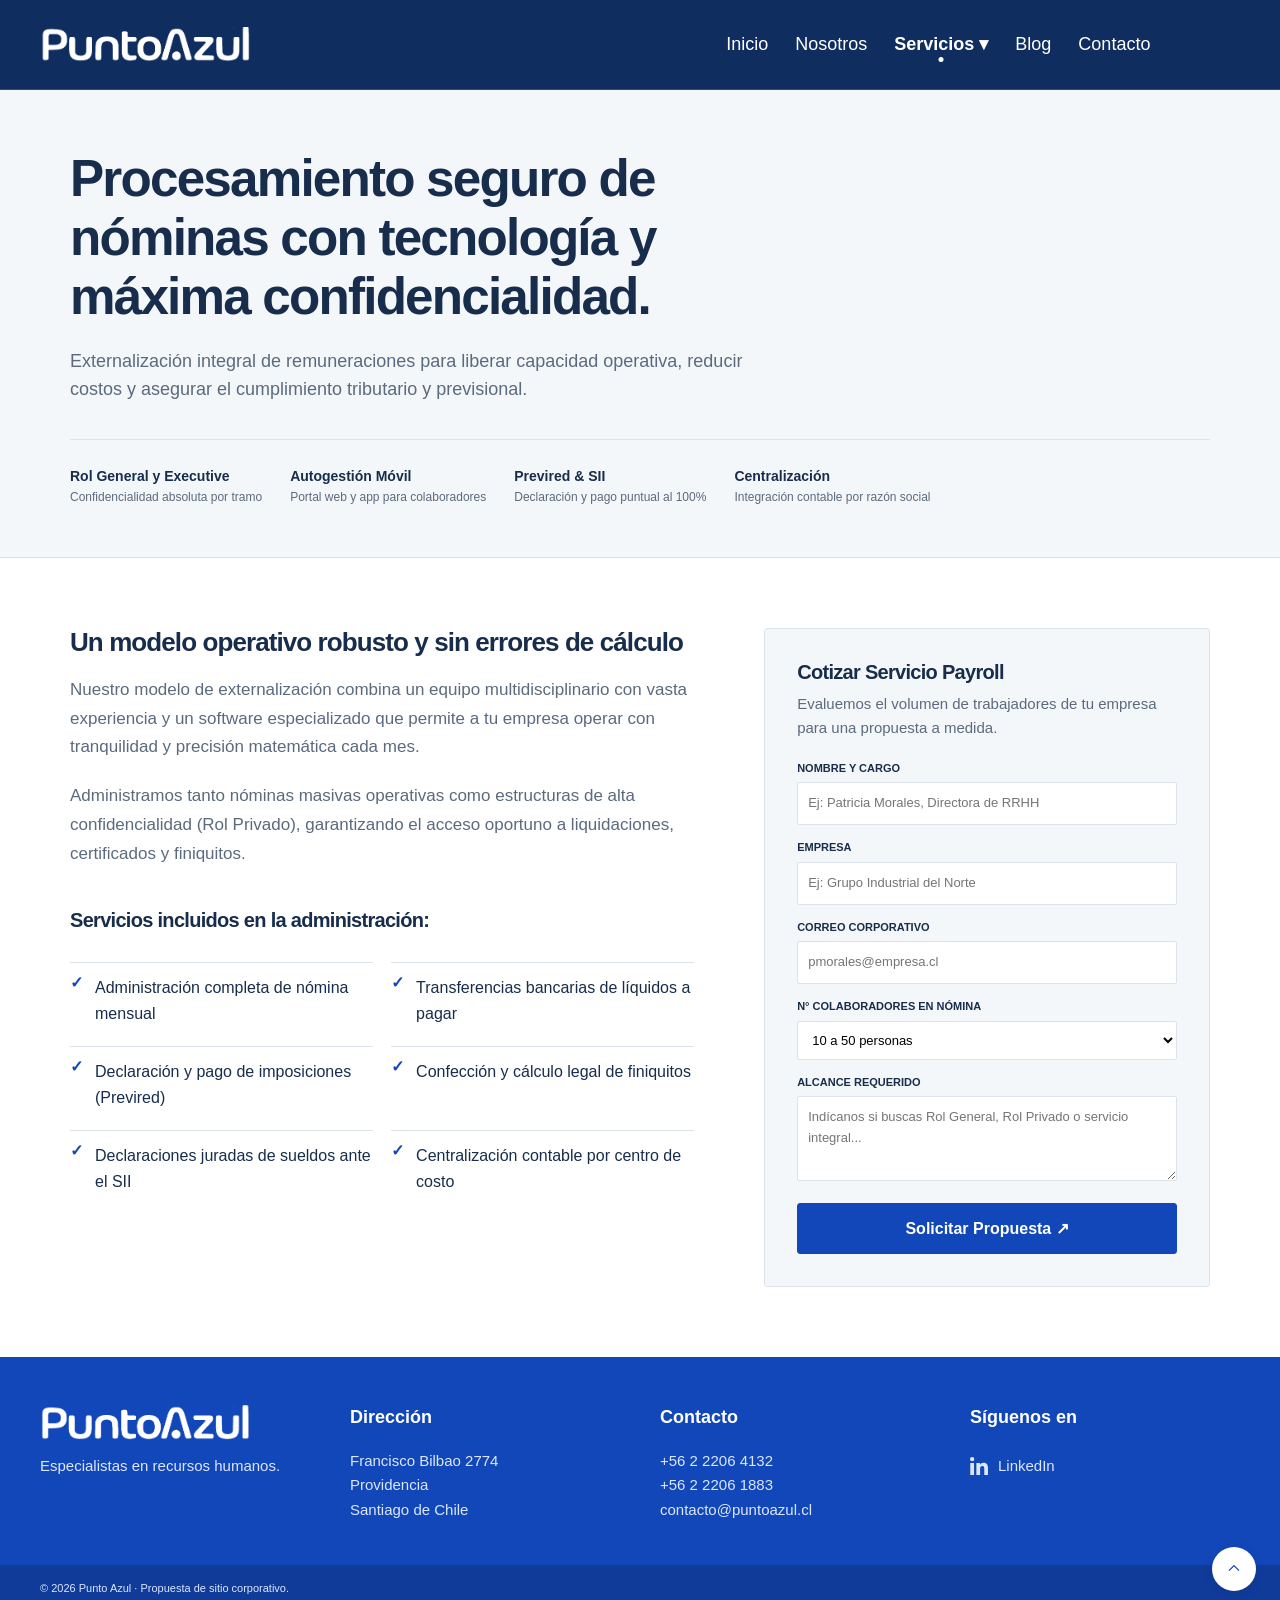
<file: design/payroll.html>
<!DOCTYPE html>
<html lang="es">
<head>
<meta charset="UTF-8">
<meta name="viewport" content="width=device-width, initial-scale=1">
<meta name="description" content="Servicio de Payroll y administración de nóminas en Chile con Punto Azul. Pago de cotizaciones, finiquitos y tecnología web/móvil.">
<title>Payrolls & Remuneraciones — Punto Azul</title>
<style>
:root{--blue:#1247b9;--deep:#102d60;--ink:#172d4b;--muted:#5b6a7e;--line:#dce3eb;--paper:#f4f7fa;--sky:#eaf1ff}
*{box-sizing:border-box}html{scroll-behavior:smooth}body{margin:0;color:var(--ink);font-family:Helvetica,Arial,sans-serif;line-height:1.6;background:white}
a{color:inherit;text-decoration:none}button,input,select,textarea{font:inherit}h1,h2,h3,p{margin:0}h1,h2,h3{line-height:1.15;letter-spacing:-.035em}
.wrap{width:min(1140px,calc(100% - 60px));margin:auto}
.topbar{background:var(--deep);color:#fff;font-size:11px;letter-spacing:.04em;padding:8px 0}
.topbar .wrap{display:flex;justify-content:space-between;gap:16px}
.header{position:sticky;top:0;background:#fff;z-index:10;border-bottom:1px solid var(--line)}
.navrow{height:80px;display:flex;align-items:center;justify-content:space-between}
.brand{font-size:24px;font-weight:800;letter-spacing:-1px;color:var(--blue)}
.brand i{display:inline-block;width:9px;height:9px;background:var(--blue);border-radius:50%;margin-left:2px}
.navlinks{display:flex;align-items:center;gap:24px;font-size:13px}
.navlinks a:hover{color:var(--blue)}
.button{display:inline-flex;align-items:center;gap:8px;padding:12px 20px;font-size:13px;font-weight:700;background:var(--blue);color:#fff;border-radius:3px;border:1px solid var(--blue);transition:background .2s}
.button:hover{background:var(--deep)}
.page-hero{background:var(--paper);padding:60px 0 50px;border-bottom:1px solid var(--line)}
.page-title{font-size:clamp(36px,4vw,52px);font-weight:600;max-width:760px;margin-bottom:20px}
.page-lead{font-size:17px;color:var(--muted);max-width:680px;line-height:1.6}
.service-badges{display:flex;flex-wrap:wrap;gap:28px;margin-top:35px;padding-top:25px;border-top:1px solid var(--line)}
.badge-item{font-size:12px;color:var(--muted)}
.badge-item strong{display:block;color:var(--ink);font-size:14px;font-weight:700}
.content-grid{display:grid;grid-template-columns:1.4fr 1fr;gap:70px;padding:70px 0}
.lead-block h2{font-size:26px;font-weight:600;margin-bottom:18px}
.lead-block p{color:var(--muted);font-size:15px;line-height:1.7;margin-bottom:20px}
.scope-list{list-style:none;padding:0;margin:30px 0 0;display:grid;grid-template-columns:1fr 1fr;gap:18px}
.scope-list li{display:flex;align-items:flex-start;gap:12px;font-size:13px;color:var(--ink);border-top:1px solid var(--line);padding-top:12px}
.scope-list li span{color:var(--blue);font-weight:bold;font-size:16px;line-height:1}
.aside-card{background:var(--paper);border:1px solid var(--line);padding:32px;border-radius:3px;align-self:start;position:sticky;top:110px}
.aside-card h3{font-size:20px;margin-bottom:8px}
.aside-card p{font-size:13px;color:var(--muted);margin-bottom:20px}
.aside-card label{display:block;font-size:11px;font-weight:bold;text-transform:uppercase;margin-bottom:5px;color:var(--ink)}
.aside-card input,.aside-card select,.aside-card textarea{width:100%;padding:10px;border:1px solid var(--line);border-radius:2px;margin-bottom:14px;background:#fff;font-size:13px}
.aside-card .button{width:100%;justify-content:center}
.footer{border-top:1px solid var(--line);padding:30px 0;font-size:12px;color:var(--muted)}
@media(max-width:860px){.content-grid{grid-template-columns:1fr;gap:40px}.aside-card{position:static}.scope-list{grid-template-columns:1fr}}
</style>
<link rel="stylesheet" href="assets/navbar.css">
<script src="assets/navbar.js" defer></script>
<link rel="stylesheet" href="assets/footer.css">
<link rel="stylesheet" href="assets/responsive.css">
<link rel="stylesheet" href="assets/refinements.css">
</head>
<body id="inicio-pagina">
  <header class="header site-header">
  <div class="site-navrow">
    <a href="index.html" class="site-brand" aria-label="Punto Azul, inicio"><img src="assets/images/logo_white.png" alt="Punto Azul" width="1015" height="168"></a>
    <button class="site-menu" type="button" aria-expanded="false" aria-controls="navegacion">Menú ☰</button>
    <nav id="navegacion" class="site-navlinks" aria-label="Navegación principal">
      <a href="index.html">Inicio</a>
      <a href="nosotros.html">Nosotros</a>
      <div class="site-services">
        <a href="servicios.html">Servicios <span aria-hidden="true">▾</span></a>
        <ul class="site-services-menu" aria-label="Servicios de Punto Azul">
          <li><a href="outsourcing.html">Outsourcing</a></li>
          <li><a href="servicios-transitorios.html">Servicios Transitorios</a></li>
          <li><a href="payroll.html">Payroll</a></li>
          <li><a href="consulting.html">Consultoría</a></li>
        </ul>
      </div>
      <a href="blog.html">Blog</a>
      <a href="contacto.html">Contacto</a>
    </nav>
  </div>
</header>

  <main>
    <section class="page-hero">
      <div class="wrap">
        <h1 class="page-title">Procesamiento seguro de nóminas con tecnología y máxima confidencialidad.</h1>
        <p class="page-lead">Externalización integral de remuneraciones para liberar capacidad operativa, reducir costos y asegurar el cumplimiento tributario y previsional.</p>
        <div class="service-badges">
          <div class="badge-item"><strong>Rol General y Executive</strong>Confidencialidad absoluta por tramo</div>
          <div class="badge-item"><strong>Autogestión Móvil</strong>Portal web y app para colaboradores</div>
          <div class="badge-item"><strong>Previred & SII</strong>Declaración y pago puntual al 100%</div>
          <div class="badge-item"><strong>Centralización</strong>Integración contable por razón social</div>
        </div>
      </div>
    </section>

    <section class="wrap content-grid">
      <div class="lead-block">
        <h2>Un modelo operativo robusto y sin errores de cálculo</h2>
        <p>Nuestro modelo de externalización combina un equipo multidisciplinario con vasta experiencia y un software especializado que permite a tu empresa operar con tranquilidad y precisión matemática cada mes.</p>
        <p>Administramos tanto nóminas masivas operativas como estructuras de alta confidencialidad (Rol Privado), garantizando el acceso oportuno a liquidaciones, certificados y finiquitos.</p>

        <h3 style="margin-top:40px;font-size:20px">Servicios incluidos en la administración:</h3>
        <ul class="scope-list">
          <li><span>✓</span> Administración completa de nómina mensual</li>
          <li><span>✓</span> Transferencias bancarias de líquidos a pagar</li>
          <li><span>✓</span> Declaración y pago de imposiciones (Previred)</li>
          <li><span>✓</span> Confección y cálculo legal de finiquitos</li>
          <li><span>✓</span> Declaraciones juradas de sueldos ante el SII</li>
          <li><span>✓</span> Centralización contable por centro de costo</li>
        </ul>
      </div>

      <aside class="aside-card" id="cotizar">
        <h3>Cotizar Servicio Payroll</h3>
        <p>Evaluemos el volumen de trabajadores de tu empresa para una propuesta a medida.</p>
        <form onsubmit="event.preventDefault(); alert('Solicitud de Payroll enviada.');">
          <label>Nombre y Cargo</label>
          <input type="text" required placeholder="Ej: Patricia Morales, Directora de RRHH">
          <label>Empresa</label>
          <input type="text" required placeholder="Ej: Grupo Industrial del Norte">
          <label>Correo Corporativo</label>
          <input type="email" required placeholder="pmorales@empresa.cl">
          <label>N° Colaboradores en Nómina</label>
          <select>
            <option>10 a 50 personas</option>
            <option>51 a 150 personas</option>
            <option>151 a 500 personas</option>
            <option>Más de 500 personas</option>
          </select>
          <label>Alcance Requerido</label>
          <textarea rows="3" placeholder="Indícanos si buscas Rol General, Rol Privado o servicio integral..."></textarea>
          <button class="button" type="submit">Solicitar Propuesta ↗</button>
        </form>
      </aside>
    </section>
  </main>

  <footer class="site-footer">
  <div class="site-footer-grid">
    <div class="site-footer-identity">
      <a class="site-footer-brand" href="index.html" aria-label="Punto Azul, inicio"><img src="assets/images/logo.png" alt="Punto Azul" width="1015" height="168"></a>
      <p>Especialistas en recursos humanos.</p>
    </div>
    <div>
      <h2>Dirección</h2>
      <address>Francisco Bilbao 2774<br>Providencia<br>Santiago de Chile</address>
    </div>
    <div>
      <h2>Contacto</h2>
      <a href="tel:+56222064132">+56 2 2206 4132</a>
      <a href="tel:+56222061883">+56 2 2206 1883</a>
      <a href="mailto:contacto@puntoazul.cl">contacto@puntoazul.cl</a>
    </div>
    <div>
      <h2>Síguenos en</h2>
      <a class="site-footer-social" href="https://www.linkedin.com/company/puntoazul/" target="_blank" rel="noopener noreferrer" aria-label="Punto Azul en LinkedIn (abre en una pestaña nueva)"><svg viewBox="0 0 24 24" fill="currentColor" aria-hidden="true"><path d="M5.37 24H.4V7.98h4.97V24ZM2.88 5.79A2.89 2.89 0 1 1 2.9 0a2.89 2.89 0 0 1-.02 5.79ZM24 24h-4.96v-7.8c0-1.86-.04-4.25-2.59-4.25-2.59 0-2.99 2.03-2.99 4.12V24H8.5V7.98h4.76v2.19h.07c.66-1.25 2.28-2.58 4.69-2.58 5.01 0 5.98 3.3 5.98 7.59V24Z"/></svg><span>LinkedIn</span></a>
    </div>
  </div>
  <div class="site-footer-base"><div>© 2026 Punto Azul · Propuesta de sitio corporativo.</div></div>
  <a class="site-footer-up" href="#inicio-pagina" aria-label="Volver arriba"><svg viewBox="0 0 24 24" fill="none" stroke="currentColor" stroke-width="1.5" aria-hidden="true"><path d="m6 14 6-6 6 6"/></svg></a>
</footer>
</body>
</html>
</file>
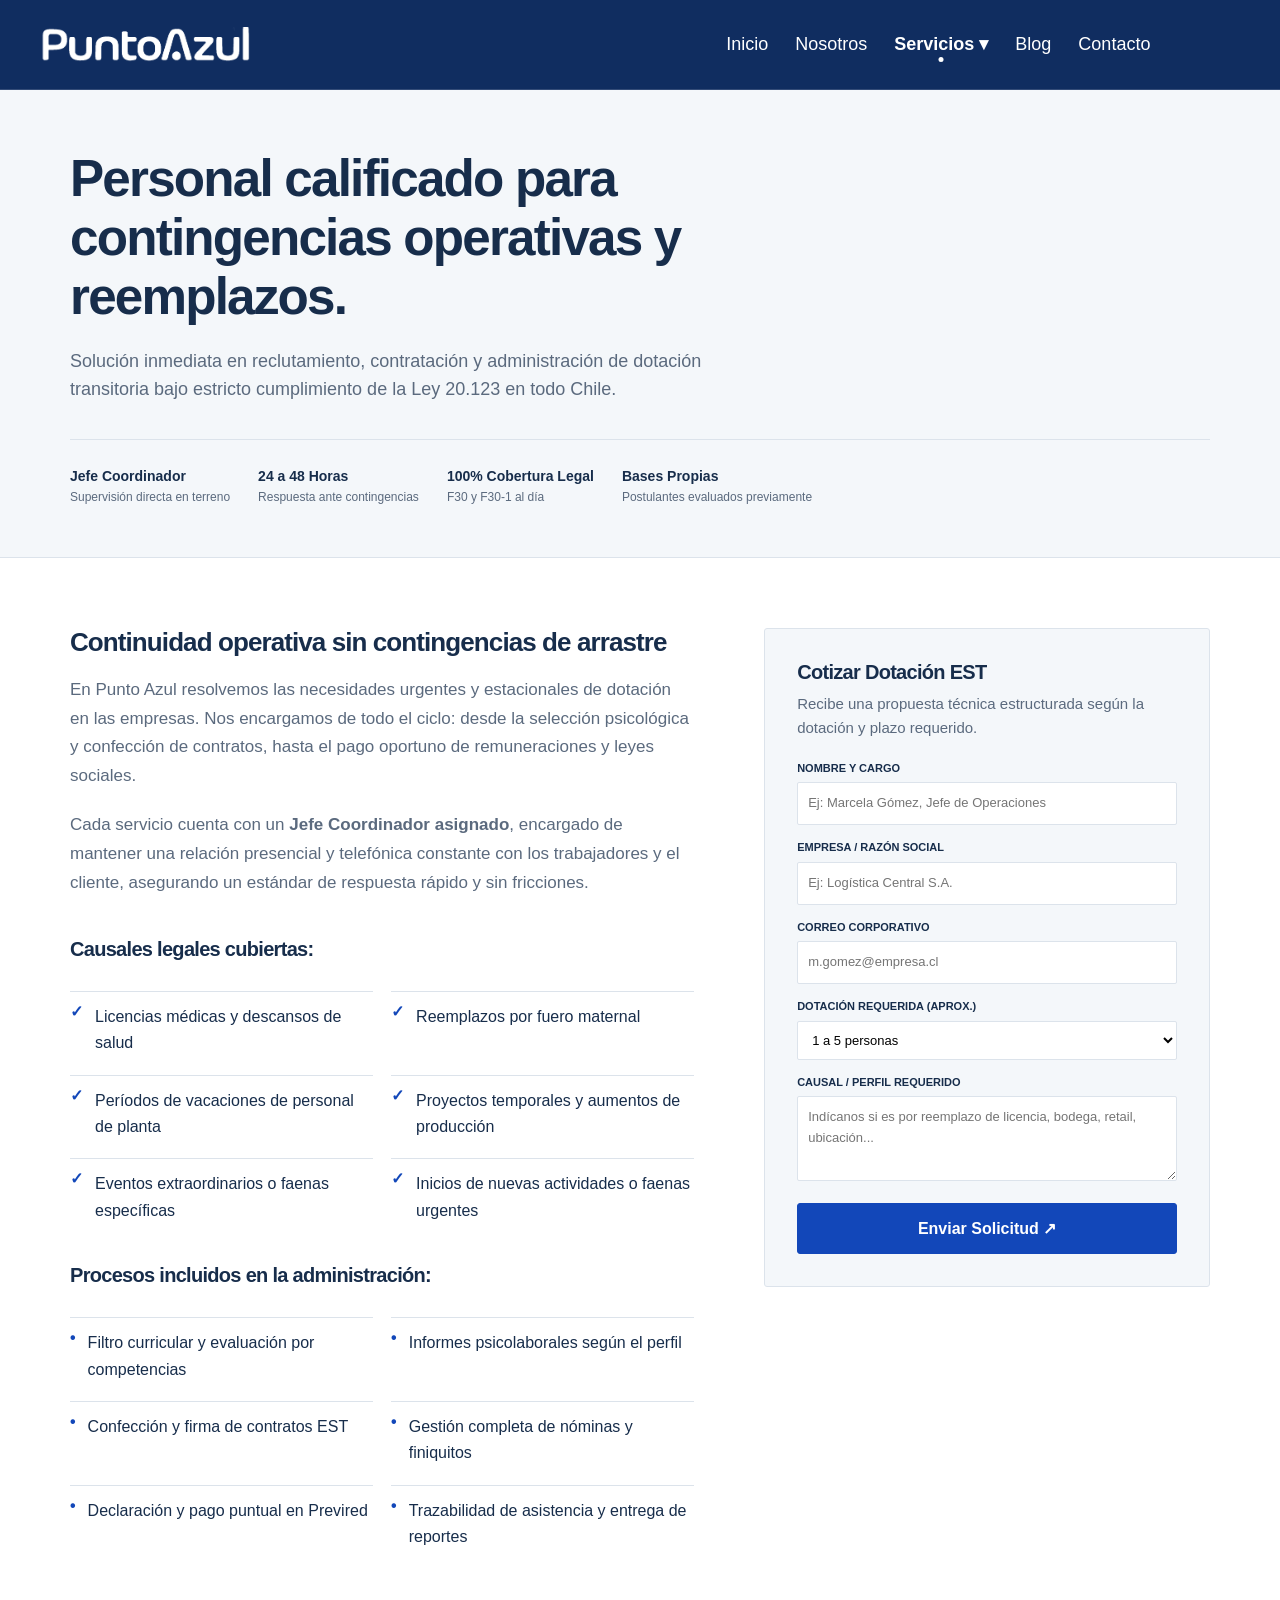
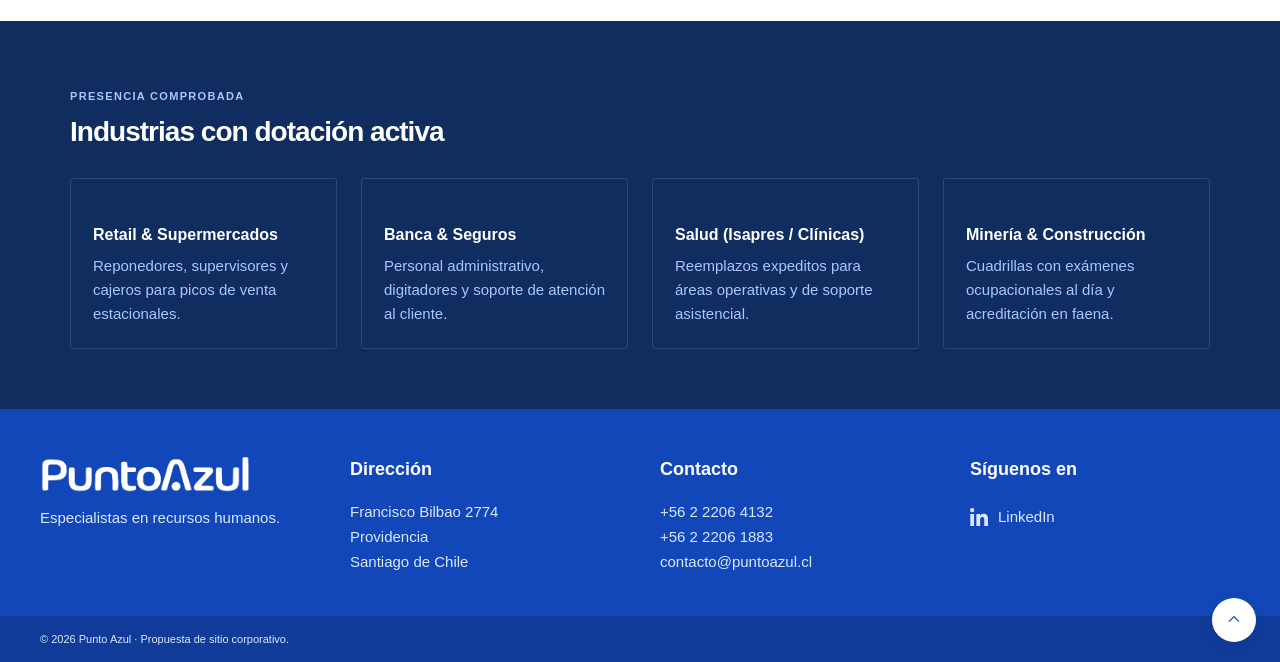
<file: design/servicios-transitorios.html>
<!DOCTYPE html>
<html lang="es">
<head>
<meta charset="UTF-8">
<meta name="viewport" content="width=device-width, initial-scale=1">
<meta name="description" content="Servicios Transitorios (EST) en Chile con Punto Azul. Cobertura inmediata de licencias, vacaciones y proyectos con respaldo legal estricto.">
<title>Servicios Transitorios (EST) — Punto Azul</title>
<style>
:root{--blue:#1247b9;--deep:#102d60;--ink:#172d4b;--muted:#5b6a7e;--line:#dce3eb;--paper:#f4f7fa;--sky:#eaf1ff}
*{box-sizing:border-box}
html{scroll-behavior:smooth}
body{margin:0;color:var(--ink);font-family:Helvetica,Arial,sans-serif;line-height:1.6;background:white}
a{color:inherit;text-decoration:none}
button,input,select,textarea{font:inherit}
h1,h2,h3,p{margin:0}
h1,h2,h3{line-height:1.15;letter-spacing:-.035em}
.wrap{width:min(1140px,calc(100% - 60px));margin:auto}

/* Topbar & Header */
.topbar{background:var(--deep);color:#fff;font-size:11px;letter-spacing:.04em;padding:8px 0}
.topbar .wrap{display:flex;justify-content:space-between;gap:16px}
.header{position:sticky;top:0;background:#fff;z-index:10;border-bottom:1px solid var(--line)}
.navrow{height:80px;display:flex;align-items:center;justify-content:space-between}
.brand{font-size:24px;font-weight:800;letter-spacing:-1px;color:var(--blue)}
.brand i{display:inline-block;width:9px;height:9px;background:var(--blue);border-radius:50%;margin-left:2px}
.navlinks{display:flex;align-items:center;gap:24px;font-size:13px}
.navlinks a:hover{color:var(--blue)}
.button{display:inline-flex;align-items:center;gap:8px;padding:12px 20px;font-size:13px;font-weight:700;background:var(--blue);color:#fff;border-radius:3px;border:1px solid var(--blue);transition:background .2s}
.button:hover{background:var(--deep)}

/* Hero de la subpágina */
.page-hero{background:var(--paper);padding:60px 0 50px;border-bottom:1px solid var(--line)}
.page-title{font-size:clamp(36px,4vw,52px);font-weight:600;max-width:760px;margin-bottom:20px}
.page-lead{font-size:17px;color:var(--muted);max-width:680px;line-height:1.6}

/* Indicadores de autoridad */
.service-badges{display:flex;flex-wrap:wrap;gap:28px;margin-top:35px;padding-top:25px;border-top:1px solid var(--line)}
.badge-item{font-size:12px;color:var(--muted)}
.badge-item strong{display:block;color:var(--ink);font-size:14px;font-weight:700}

/* Contenido Principal a dos columnas */
.content-grid{display:grid;grid-template-columns:1.4fr 1fr;gap:70px;padding:70px 0}
.lead-block h2{font-size:26px;font-weight:600;margin-bottom:18px}
.lead-block p{color:var(--muted);font-size:15px;line-height:1.7;margin-bottom:20px}

/* Lista de alcances operativos */
.scope-list{list-style:none;padding:0;margin:30px 0 0;display:grid;grid-template-columns:1fr 1fr;gap:18px}
.scope-list li{display:flex;align-items:flex-start;gap:12px;font-size:13px;color:var(--ink);border-top:1px solid var(--line);padding-top:12px}
.scope-list li span{color:var(--blue);font-weight:bold;font-size:16px;line-height:1}

/* Formulario lateral de cotización del servicio */
.aside-card{background:var(--paper);border:1px solid var(--line);padding:32px;border-radius:3px;align-self:start;position:sticky;top:110px}
.aside-card h3{font-size:20px;margin-bottom:8px}
.aside-card p{font-size:13px;color:var(--muted);margin-bottom:20px}
.aside-card label{display:block;font-size:11px;font-weight:bold;text-transform:uppercase;margin-bottom:5px;color:var(--ink)}
.aside-card input,.aside-card select,.aside-card textarea{width:100%;padding:10px;border:1px solid var(--line);border-radius:2px;margin-bottom:14px;background:#fff;font-size:13px}
.aside-card .button{width:100%;justify-content:center}

/* Sectores industriales */
.industries{background:var(--deep);color:#fff;padding:60px 0}
.industries-grid{display:grid;grid-template-columns:repeat(4,1fr);gap:24px;margin-top:30px}
.industry-box{border:1px solid #ffffff20;padding:22px;border-radius:3px}
.industry-box h4{font-size:16px;font-weight:600;margin-bottom:6px;color:#fff}
.industry-box p{font-size:12px;color:#a9c7ff}

/* Footer simple */
.footer{border-top:1px solid var(--line);padding:30px 0;font-size:12px;color:var(--muted)}

@media(max-width:860px){
  .content-grid{grid-template-columns:1fr;gap:40px}
  .aside-card{position:static}
  .industries-grid{grid-template-columns:1fr 1fr}
  .scope-list{grid-template-columns:1fr}
}
</style>
<link rel="stylesheet" href="assets/navbar.css">
<script src="assets/navbar.js" defer></script>
<link rel="stylesheet" href="assets/footer.css">
<link rel="stylesheet" href="assets/responsive.css">
<link rel="stylesheet" href="assets/refinements.css">
</head>
<body id="inicio-pagina">

  <!-- TOPBAR -->

  <!-- HEADER -->
  <header class="header site-header">
  <div class="site-navrow">
    <a href="index.html" class="site-brand" aria-label="Punto Azul, inicio"><img src="assets/images/logo_white.png" alt="Punto Azul" width="1015" height="168"></a>
    <button class="site-menu" type="button" aria-expanded="false" aria-controls="navegacion">Menú ☰</button>
    <nav id="navegacion" class="site-navlinks" aria-label="Navegación principal">
      <a href="index.html">Inicio</a>
      <a href="nosotros.html">Nosotros</a>
      <div class="site-services">
        <a href="servicios.html">Servicios <span aria-hidden="true">▾</span></a>
        <ul class="site-services-menu" aria-label="Servicios de Punto Azul">
          <li><a href="outsourcing.html">Outsourcing</a></li>
          <li><a href="servicios-transitorios.html">Servicios Transitorios</a></li>
          <li><a href="payroll.html">Payroll</a></li>
          <li><a href="consulting.html">Consultoría</a></li>
        </ul>
      </div>
      <a href="blog.html">Blog</a>
      <a href="contacto.html">Contacto</a>
    </nav>
  </div>
</header>

  <main>
    <!-- HERO SUBPÁGINA -->
    <section class="page-hero">
      <div class="wrap">
        <h1 class="page-title">Personal calificado para contingencias operativas y reemplazos.</h1>
        <p class="page-lead">
          Solución inmediata en reclutamiento, contratación y administración de dotación transitoria bajo estricto cumplimiento de la Ley 20.123 en todo Chile.
        </p>

        <div class="service-badges">
          <div class="badge-item">
            <strong>Jefe Coordinador</strong>
            Supervisión directa en terreno
          </div>
          <div class="badge-item">
            <strong>24 a 48 Horas</strong>
            Respuesta ante contingencias
          </div>
          <div class="badge-item">
            <strong>100% Cobertura Legal</strong>
            F30 y F30-1 al día
          </div>
          <div class="badge-item">
            <strong>Bases Propias</strong>
            Postulantes evaluados previamente
          </div>
        </div>
      </div>
    </section>

    <!-- CUERPO PRINCIPAL + FORMULARIO DEDICADO -->
    <section class="wrap content-grid">
      <div class="lead-block">
        <h2>Continuidad operativa sin contingencias de arrastre</h2>
        <p>
          En Punto Azul resolvemos las necesidades urgentes y estacionales de dotación en las empresas. Nos encargamos de todo el ciclo: desde la selección psicológica y confección de contratos, hasta el pago oportuno de remuneraciones y leyes sociales.
        </p>
        <p>
          Cada servicio cuenta con un <strong>Jefe Coordinador asignado</strong>, encargado de mantener una relación presencial y telefónica constante con los trabajadores y el cliente, asegurando un estándar de respuesta rápido y sin fricciones.
        </p>

        <h3 style="margin-top: 40px; font-size: 20px;">Causales legales cubiertas:</h3>
        <ul class="scope-list">
          <li><span>✓</span> Licencias médicas y descansos de salud</li>
          <li><span>✓</span> Reemplazos por fuero maternal</li>
          <li><span>✓</span> Períodos de vacaciones de personal de planta</li>
          <li><span>✓</span> Proyectos temporales y aumentos de producción</li>
          <li><span>✓</span> Eventos extraordinarios o faenas específicas</li>
          <li><span>✓</span> Inicios de nuevas actividades o faenas urgentes</li>
        </ul>

        <h3 style="margin-top: 40px; font-size: 20px;">Procesos incluidos en la administración:</h3>
        <ul class="scope-list">
          <li><span>•</span> Filtro curricular y evaluación por competencias</li>
          <li><span>•</span> Informes psicolaborales según el perfil</li>
          <li><span>•</span> Confección y firma de contratos EST</li>
          <li><span>•</span> Gestión completa de nóminas y finiquitos</li>
          <li><span>•</span> Declaración y pago puntual en Previred</li>
          <li><span>•</span> Trazabilidad de asistencia y entrega de reportes</li>
        </ul>
      </div>

      <!-- ASIDE: FORMULARIO DIRECTO AL GRANO -->
      <aside class="aside-card" id="cotizar">
        <h3>Cotizar Dotación EST</h3>
        <p>Recibe una propuesta técnica estructurada según la dotación y plazo requerido.</p>

        <form onsubmit="event.preventDefault(); alert('Solicitud enviada a la mesa comercial');">
          <label>Nombre y Cargo</label>
          <input type="text" required placeholder="Ej: Marcela Gómez, Jefe de Operaciones">

          <label>Empresa / Razón Social</label>
          <input type="text" required placeholder="Ej: Logística Central S.A.">

          <label>Correo Corporativo</label>
          <input type="email" required placeholder="m.gomez@empresa.cl">

          <label>Dotación Requerida (Aprox.)</label>
          <select>
            <option>1 a 5 personas</option>
            <option>6 a 15 personas</option>
            <option>16 a 50 personas</option>
            <option>Más de 50 personas</option>
          </select>

          <label>Causal / Perfil requerido</label>
          <textarea rows="3" placeholder="Indícanos si es por reemplazo de licencia, bodega, retail, ubicación..."></textarea>

          <button class="button" type="submit">Enviar Solicitud ↗</button>
        </form>
      </aside>
    </section>

    <!-- SECTORES ATENDIDOS -->
    <section class="industries">
      <div class="wrap">
        <span style="font-size:11px; text-transform:uppercase; letter-spacing:.12em; color:#a9c7ff; font-weight:bold">Presencia Comprobada</span>
        <h2 style="font-size:28px; margin-top:8px">Industrias con dotación activa</h2>

        <div class="industries-grid">
          <div class="industry-box">
            <h4>Retail & Supermercados</h4>
            <p>Reponedores, supervisores y cajeros para picos de venta estacionales.</p>
          </div>
          <div class="industry-box">
            <h4>Banca & Seguros</h4>
            <p>Personal administrativo, digitadores y soporte de atención al cliente.</p>
          </div>
          <div class="industry-box">
            <h4>Salud (Isapres / Clínicas)</h4>
            <p>Reemplazos expeditos para áreas operativas y de soporte asistencial.</p>
          </div>
          <div class="industry-box">
            <h4>Minería & Construcción</h4>
            <p>Cuadrillas con exámenes ocupacionales al día y acreditación en faena.</p>
          </div>
        </div>
      </div>
    </section>
  </main>

  <footer class="site-footer">
  <div class="site-footer-grid">
    <div class="site-footer-identity">
      <a class="site-footer-brand" href="index.html" aria-label="Punto Azul, inicio"><img src="assets/images/logo.png" alt="Punto Azul" width="1015" height="168"></a>
      <p>Especialistas en recursos humanos.</p>
    </div>
    <div>
      <h2>Dirección</h2>
      <address>Francisco Bilbao 2774<br>Providencia<br>Santiago de Chile</address>
    </div>
    <div>
      <h2>Contacto</h2>
      <a href="tel:+56222064132">+56 2 2206 4132</a>
      <a href="tel:+56222061883">+56 2 2206 1883</a>
      <a href="mailto:contacto@puntoazul.cl">contacto@puntoazul.cl</a>
    </div>
    <div>
      <h2>Síguenos en</h2>
      <a class="site-footer-social" href="https://www.linkedin.com/company/puntoazul/" target="_blank" rel="noopener noreferrer" aria-label="Punto Azul en LinkedIn (abre en una pestaña nueva)"><svg viewBox="0 0 24 24" fill="currentColor" aria-hidden="true"><path d="M5.37 24H.4V7.98h4.97V24ZM2.88 5.79A2.89 2.89 0 1 1 2.9 0a2.89 2.89 0 0 1-.02 5.79ZM24 24h-4.96v-7.8c0-1.86-.04-4.25-2.59-4.25-2.59 0-2.99 2.03-2.99 4.12V24H8.5V7.98h4.76v2.19h.07c.66-1.25 2.28-2.58 4.69-2.58 5.01 0 5.98 3.3 5.98 7.59V24Z"/></svg><span>LinkedIn</span></a>
    </div>
  </div>
  <div class="site-footer-base"><div>© 2026 Punto Azul · Propuesta de sitio corporativo.</div></div>
  <a class="site-footer-up" href="#inicio-pagina" aria-label="Volver arriba"><svg viewBox="0 0 24 24" fill="none" stroke="currentColor" stroke-width="1.5" aria-hidden="true"><path d="m6 14 6-6 6 6"/></svg></a>
</footer>

</body>
</html>
</file>
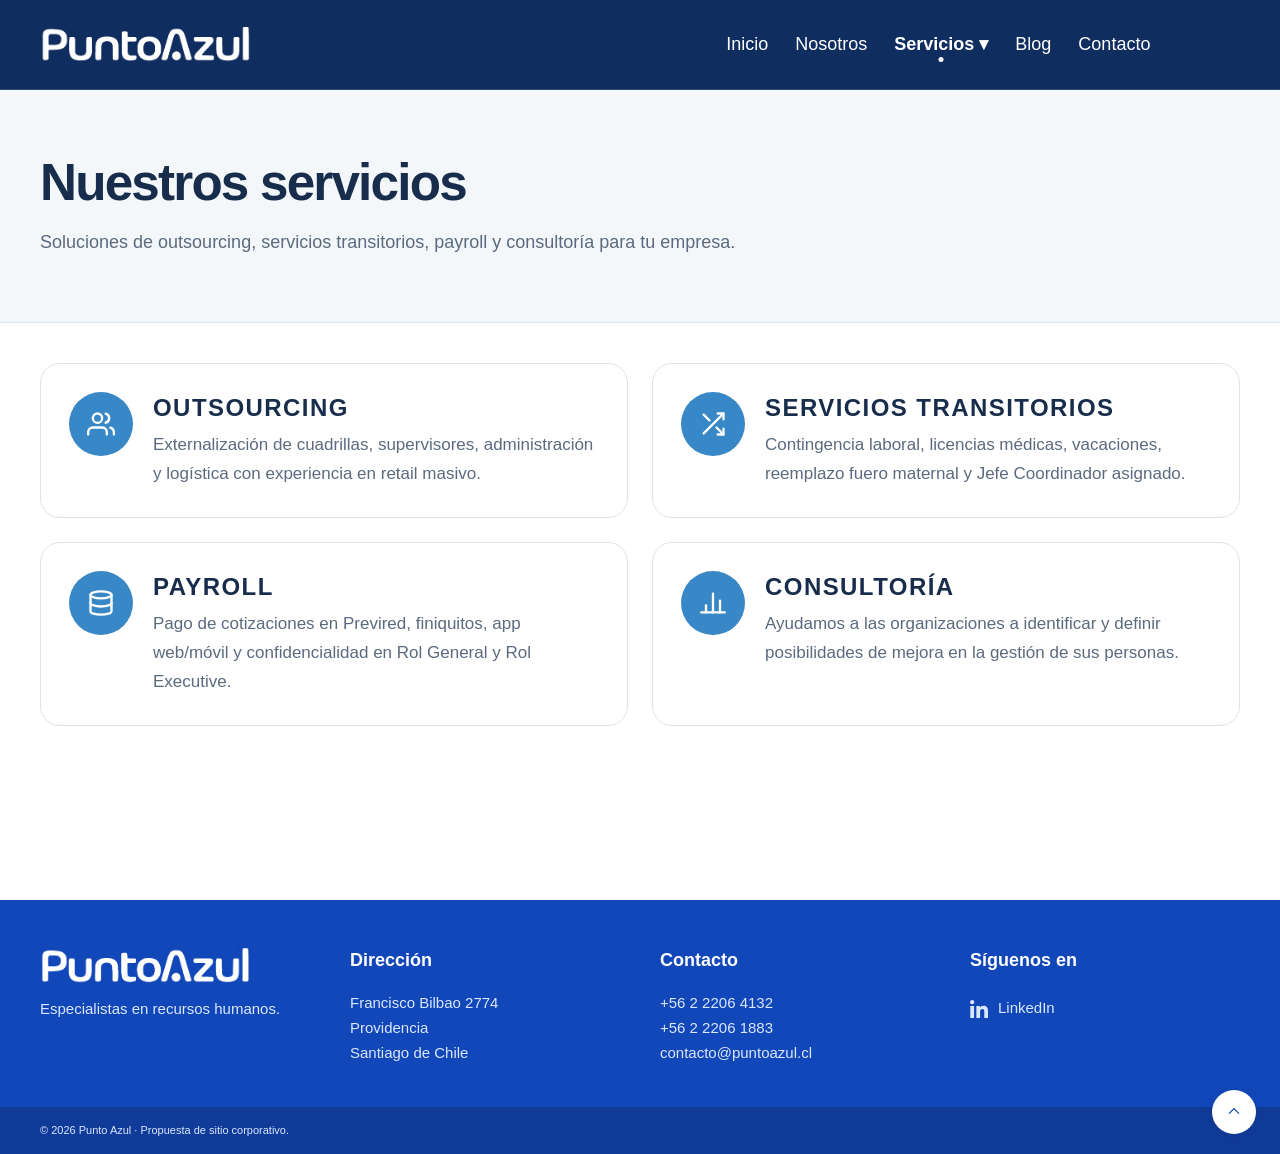
<file: design/servicios.html>
<!DOCTYPE html>
<html lang="es">
<head>
<meta charset="UTF-8">
<meta name="viewport" content="width=device-width, initial-scale=1">
<meta name="description" content="Conoce la propuesta de Punto Azul: soluciones de recursos humanos, outsourcing, servicios transitorios, selección y gestión de personas para empresas en Chile.">
<meta name="theme-color" content="#1247b9">
<title>Servicios — Punto Azul</title>
<style>
:root{--blue:#1247b9;--deep:#102d60;--ink:#172d4b;--muted:#5b6a7e;--line:#dce3eb;--paper:#f4f7fa;--sky:#eaf1ff}*{box-sizing:border-box}html{scroll-behavior:smooth;scroll-padding-top:100px}body{margin:0;color:var(--ink);font-family:Helvetica,Arial,sans-serif;line-height:1.6;background:white}a{color:inherit;text-decoration:none}button,input,select,textarea{font:inherit}button,a,input,select,textarea{ -webkit-tap-highlight-color:transparent}a:focus-visible,button:focus-visible,summary:focus-visible{outline:3px solid #eea83d;outline-offset:5px}h1,h2,h3,p{margin:0}h1,h2,h3{line-height:1.12;letter-spacing:-.045em}button{cursor:pointer}.wrap{width:min(1200px,calc(100% - 80px));margin:auto}.eyebrow{font-size:11px;letter-spacing:.16em;font-weight:700;text-transform:uppercase;display:block;margin-bottom:23px}.topbar{background:var(--deep);color:#fff;font-size:11px;letter-spacing:.04em;padding:8px 0}.topbar .wrap{display:flex;justify-content:space-between;gap:16px}.topbar a{opacity:.8}.header{position:sticky;top:0;background:#fff;z-index:10;border-bottom:1px solid var(--line)}.navrow{height:89px;display:flex;align-items:center;justify-content:space-between;gap:30px}.brand{font-size:27px;font-weight:800;letter-spacing:-1.4px;line-height:1;color:var(--blue);white-space:nowrap}.brand small{display:block;font-size:8px;letter-spacing:.18em;text-transform:uppercase;margin-top:8px;font-weight:500;color:var(--muted)}.brand i{display:inline-block;width:10px;height:10px;background:var(--blue);border-radius:50%;margin-left:3px}.navlinks{display:flex;align-items:center;gap:27px;font-size:13px}.navlinks a:hover{color:var(--blue)}.button{display:inline-flex;align-items:center;justify-content:center;gap:25px;padding:15px 23px;font-size:13px;font-weight:700;background:var(--blue);color:#fff;border:1px solid var(--blue);border-radius:3px;transition:background .2s,transform .2s}.button:hover{background:var(--deep);transform:translateY(-2px)}.button.light{background:white;color:var(--blue);border-color:white}.button.outline{background:transparent;color:var(--ink);border-color:#c2cedd}.button.outline:hover{background:var(--sky)}.menu{display:none;border:1px solid var(--line);background:white;padding:8px 13px}.hero{padding:68px 0 56px;background:var(--paper);overflow:hidden}.herogrid{display:grid;grid-template-columns:1.2fr 1fr;gap:64px;align-items:center}.hero .eyebrow{color:var(--blue);display:flex;align-items:center;gap:10px}.hero .eyebrow:before{content:'';width:7px;height:7px;background:var(--blue);border-radius:50%}h1{font-size:clamp(44px,4.9vw,68px);font-weight:500;max-width:650px}h1 em{font-style:normal;color:var(--blue)}.intro{color:var(--muted);max-width:480px;font-size:16px;margin-top:25px}.actions{display:flex;flex-wrap:wrap;gap:12px;margin-top:32px}.herofoot{margin-top:37px;font-size:11px;color:var(--muted);display:flex;gap:18px;align-items:center}.herofoot:before{content:'';width:34px;height:1px;background:var(--blue)}.visual{min-height:450px;background:var(--blue);color:white;position:relative;overflow:hidden;padding:35px;display:flex;flex-direction:column;justify-content:space-between;border-radius:3px}.visual:before,.visual:after{content:'';position:absolute;width:380px;height:380px;border:1px solid #ffffff30;border-radius:50%;top:50px;left:45px}.visual:after{width:275px;height:275px;top:102px;left:97px}.visual-label{font-size:10px;letter-spacing:.17em;position:relative;z-index:1}.orbit{position:absolute;inset:0;display:grid;place-items:center}.orbit-center{height:145px;width:145px;background:#fff;border-radius:50%;display:flex;flex-direction:column;align-items:center;justify-content:center;color:var(--blue);font-size:25px;line-height:1;letter-spacing:-1px;font-weight:700;box-shadow:0 0 0 17px #ffffff0d}.orbit-center small{font-size:9px;margin-top:9px;letter-spacing:.08em;font-weight:400}.node{position:absolute;background:#2459cb;border:1px solid #ffffff40;padding:10px 16px;font-size:12px;z-index:2;border-radius:3px}.node.one{top:100px;left:25px}.node.two{top:151px;right:21px}.node.three{bottom:103px;left:41px}.visual-bottom{display:flex;justify-content:space-between;align-items:end;z-index:1;font-size:12px}.visual-bottom strong{font-size:22px;font-weight:400;letter-spacing:-.03em;line-height:1.25}.visual-bottom span{font-size:28px}.principles{border-bottom:1px solid var(--line)}.principle-row{display:grid;grid-template-columns:1.1fr 1fr 1fr 1fr;padding:26px 0;gap:30px;font-size:13px}.principle-row strong{font-weight:500;color:var(--muted)}.principle-row span{border-left:1px solid var(--line);padding-left:26px}.principle-row b{color:var(--blue);margin-right:10px}.section{padding:90px 0}.section-head{display:flex;justify-content:space-between;align-items:end;gap:45px;margin-bottom:50px}.section-head .eyebrow{color:var(--blue);margin-bottom:17px}h2{font-size:clamp(32px,3.3vw,45px);font-weight:500}.section-head p{max-width:350px;font-size:14px;color:var(--muted)}

/* Rediseño sección servicios con enlaces directos */
.services-heritage{display:grid;grid-template-columns:repeat(3,1fr);gap:48px 36px}
.service-link{display:block;color:inherit;text-decoration:none}
.service-item{display:grid;grid-template-columns:64px 1fr;gap:20px;align-items:start}
.service-icon{width:64px;height:64px;background:#3888c7;border-radius:50%;display:flex;align-items:center;justify-content:center;color:#fff;flex-shrink:0;transition:transform .2s ease,background .2s ease}
.service-link:hover .service-icon{transform:scale(1.08);background:var(--blue)}
.service-icon svg{width:28px;height:28px;fill:none;stroke:currentColor;stroke-width:2;stroke-linecap:round;stroke-linejoin:round}
.service-body h3{font-size:14px;font-weight:700;letter-spacing:.06em;text-transform:uppercase;color:var(--ink);margin-bottom:8px;line-height:1.3;display:flex;align-items:center;justify-content:space-between}
.service-body h3 span{font-size:13px;color:var(--blue);opacity:0;transform:translateX(-4px);transition:all .2s ease}
.service-link:hover .service-body h3 span{opacity:1;transform:translateX(0)}
.service-body p{font-size:13px;line-height:1.55;color:var(--muted);margin:0}

.about{background:var(--deep);color:white}.about-grid{display:grid;grid-template-columns:1fr 1fr;gap:100px;align-items:start}.about h2{font-size:44px;max-width:430px}.about .eyebrow{color:#a9c7ff}.about p{font-size:15px;color:#c4d1e5;margin-top:25px;max-width:460px}.values{margin-top:28px}.value{display:grid;grid-template-columns:35px 1fr;gap:15px;border-top:1px solid #ffffff26;padding:22px 0}.value span{color:#8ab0ff;font-size:11px}.value h3{font-weight:500;font-size:20px;letter-spacing:-.02em}.value p{font-size:13px;margin-top:8px}.process{display:grid;grid-template-columns:repeat(3,1fr);gap:45px;margin-top:48px}.step{border-top:1px solid var(--line);padding-top:22px}.step span{font-size:12px;color:var(--blue)}.step h3{font-size:21px;font-weight:500;margin:20px 0 12px}.step p{font-size:14px;color:var(--muted)}.career{background:var(--sky);padding:50px;display:grid;grid-template-columns:1fr 1fr;gap:65px;align-items:center;border-left:4px solid var(--blue)}.career h2{font-size:37px}.career p{font-size:14px;color:var(--muted);margin:20px 0}.career .eyebrow{color:var(--blue);margin-bottom:16px}.career ol{padding-left:22px;margin:0}.career li{padding:14px 0 14px 12px;border-bottom:1px solid #cddaf0;font-size:14px}.career li::marker{color:var(--blue);font-weight:700}.contact{background:var(--paper)}.contact-grid{display:grid;grid-template-columns:.85fr 1.15fr;gap:90px}.contact h2{font-size:44px}.contact-intro{color:var(--muted);font-size:15px;margin:25px 0 32px}.contact-info{border-top:1px solid var(--line);padding:18px 0}.contact-info span{font-size:11px;display:block;color:var(--muted);margin-bottom:5px}.contact-info a{font-size:17px}.contact-info a:hover{color:var(--blue)}.contact-info p{font-size:14px}.formbox{background:white;padding:32px;border:1px solid var(--line)}.tabs{display:flex;border-bottom:1px solid var(--line);margin-bottom:25px}.tabs button{padding:0 0 13px;margin-right:27px;background:none;border:0;border-bottom:2px solid transparent;font-size:13px;color:var(--muted)}.tabs button[aria-selected=true]{color:var(--blue);border-color:var(--blue);font-weight:700}.fields{display:grid;grid-template-columns:1fr 1fr;gap:17px}.field.full{grid-column:1/-1}label{display:block;font-size:12px;margin-bottom:6px}input,select,textarea{border:1px solid #cbd5e1;border-radius:2px;width:100%;background:white;padding:11px 12px;color:var(--ink);font-size:13px}input:focus,select:focus,textarea:focus{outline:2px solid var(--blue);outline-offset:1px}textarea{resize:vertical;min-height:100px}.form-note{font-size:11px;color:var(--muted);margin:18px 0}.formbox .button{width:100%}.status{font-size:12px;color:var(--blue);margin-top:14px}.footer{padding:40px 0 22px}.footer-top{display:flex;justify-content:space-between;gap:35px;align-items:center;padding-bottom:30px}.footer-top p{font-size:12px;color:var(--muted)}.footer-bottom{border-top:1px solid var(--line);padding-top:20px;display:flex;justify-content:space-between;gap:20px;font-size:10px;color:var(--muted)}.skip{position:fixed;top:-100px;left:15px;z-index:20;background:white;padding:12px}.skip:focus{top:10px}[hidden]{display:none!important}@media(min-width:1500px){.hero{padding:90px 0}}@media(max-width:1000px){.wrap{width:calc(100% - 48px)}.navlinks{gap:15px}.navlinks .button{padding:12px}.herogrid{gap:30px}.visual{min-height:420px;padding:25px}.node.two{right:10px}.about-grid,.contact-grid{gap:45px}.career{gap:35px}.navlinks a{font-size:12px}.services-heritage{grid-template-columns:1fr 1fr;gap:36px 24px}}@media(max-width:760px){.wrap{width:calc(100% - 40px)}.topbar .wrap>a{display:none}.navrow{height:75px}.brand{font-size:24px}.menu{display:block}.navlinks{display:none;position:absolute;top:75px;left:0;right:0;background:#fff;padding:24px;align-items:stretch;border-bottom:1px solid var(--line);flex-direction:column;gap:22px}.navlinks.open{display:flex}.navlinks a{font-size:15px}.hero{padding:43px 0}.herogrid{grid-template-columns:1fr;gap:35px}h1{font-size:48px}.intro{font-size:15px}.visual{min-height:370px}.visual:before{left:calc(50% - 190px);top:0}.visual:after{left:calc(50% - 137px);top:52px}.node.one{top:75px}.node.two{top:115px}.node.three{bottom:83px}.orbit-center{width:125px;height:125px}.principle-row{grid-template-columns:1fr 1fr;gap:20px;font-size:11px}.principle-row span{padding-left:15px}.section{padding:60px 0}.section-head{display:block;margin-bottom:30px}.section-head p{margin-top:22px;max-width:100%}.services-heritage{grid-template-columns:1fr;gap:30px}.service-item{grid-template-columns:52px 1fr;gap:16px}.service-icon{width:52px;height:52px}.service-icon svg{width:22px;height:22px}.about-grid,.contact-grid,.career{grid-template-columns:1fr;gap:32px}.about h2,.contact h2{font-size:36px}.process{grid-template-columns:1fr;gap:25px;margin-top:30px}.step h3{margin-top:13px}.career{padding:30px 24px}.career h2{font-size:33px}.formbox{padding:24px}.footer-top{align-items:start;flex-direction:column;gap:22px}.footer-bottom{flex-direction:column;gap:10px}.herofoot{margin-top:25px}.actions .button{padding:14px 18px;gap:18px}}@media(max-width:420px){h1{font-size:41px}.fields{grid-template-columns:1fr}.field.full{grid-column:auto}.actions{flex-direction:column}.hero .eyebrow{font-size:9px}.visual-bottom strong{font-size:20px}}@media(prefers-reduced-motion:reduce){html{scroll-behavior:auto}*{transition:none!important}}
</style>
<link rel="stylesheet" href="assets/navbar.css">
<script src="assets/navbar.js" defer></script>
<link rel="stylesheet" href="assets/footer.css">
<link rel="stylesheet" href="assets/responsive.css">
<link rel="stylesheet" href="assets/refinements.css">
<link rel="stylesheet" href="assets/page-layout.css">
</head>
<body id="inicio-pagina" class="services-page inner-page">
<a href="#contenido" class="skip">Saltar al contenido</a>
<header class="header site-header">
  <div class="site-navrow">
    <a href="index.html" class="site-brand" aria-label="Punto Azul, inicio"><img src="assets/images/logo_white.png" alt="Punto Azul" width="1015" height="168"></a>
    <button class="site-menu" type="button" aria-expanded="false" aria-controls="navegacion">Menú ☰</button>
    <nav id="navegacion" class="site-navlinks" aria-label="Navegación principal">
      <a href="index.html">Inicio</a>
      <a href="nosotros.html">Nosotros</a>
      <div class="site-services">
        <a href="servicios.html">Servicios <span aria-hidden="true">▾</span></a>
        <ul class="site-services-menu" aria-label="Servicios de Punto Azul">
          <li><a href="outsourcing.html">Outsourcing</a></li>
          <li><a href="servicios-transitorios.html">Servicios Transitorios</a></li>
          <li><a href="payroll.html">Payroll</a></li>
          <li><a href="consulting.html">Consultoría</a></li>
        </ul>
      </div>
      <a href="blog.html">Blog</a>
      <a href="contacto.html">Contacto</a>
    </nav>
  </div>
</header>

<main id="contenido"><section class="page-hero"><div class="wrap"><h1 class="page-title">Nuestros servicios</h1><p class="page-lead">Soluciones de outsourcing, servicios transitorios, payroll y consultoría para tu empresa.</p></div></section><section class="section" id="servicios">
  <div class="wrap">


    <div class="services-heritage">
<a href="outsourcing.html" class="service-link">
        <article class="service-item">
          <div class="service-icon" aria-hidden="true">
            <svg viewBox="0 0 24 24"><path d="M17 21v-2a4 4 0 0 0-4-4H5a4 4 0 0 0-4 4v2"></path><circle cx="9" cy="7" r="4"></circle><path d="M23 21v-2a4 4 0 0 0-3-3.87"></path><path d="M16 3.13a4 4 0 0 1 0 7.75"></path></svg>
          </div>
          <div class="service-body">
            <h3>Outsourcing <span>↗</span></h3>
            <p>Externalización de cuadrillas, supervisores, administración y logística con experiencia en retail masivo.</p>
          </div>
        </article>
      </a>
<a href="servicios-transitorios.html" class="service-link">
        <article class="service-item">
          <div class="service-icon" aria-hidden="true">
            <svg viewBox="0 0 24 24"><polyline points="16 3 21 3 21 8"></polyline><line x1="4" y1="20" x2="21" y2="3"></line><polyline points="21 16 21 21 16 21"></polyline><line x1="15" y1="15" x2="21" y2="21"></line><line x1="4" y1="4" x2="9" y2="9"></line></svg>
          </div>
          <div class="service-body">
            <h3>Servicios Transitorios <span>↗</span></h3>
            <p>Contingencia laboral, licencias médicas, vacaciones, reemplazo fuero maternal y Jefe Coordinador asignado.</p>
          </div>
        </article>
      </a>
<a href="payroll.html" class="service-link">
        <article class="service-item">
          <div class="service-icon" aria-hidden="true">
            <svg viewBox="0 0 24 24"><ellipse cx="12" cy="5" rx="9" ry="3"></ellipse><path d="M21 12c0 1.66-4 3-9 3s-9-1.34-9-3"></path><path d="M3 5v14c0 1.66 4 3 9 3s9-1.34 9-3V5"></path></svg>
          </div>
          <div class="service-body">
            <h3>Payroll <span>↗</span></h3>
            <p>Pago de cotizaciones en Previred, finiquitos, app web/móvil y confidencialidad en Rol General y Rol Executive.</p>
          </div>
        </article>
      </a>
<a href="consulting.html" class="service-link">
        <article class="service-item">
          <div class="service-icon" aria-hidden="true">
            <svg viewBox="0 0 24 24"><line x1="18" y1="20" x2="18" y2="10"></line><line x1="12" y1="20" x2="12" y2="4"></line><line x1="6" y1="20" x2="6" y2="14"></line><line x1="2" y1="20" x2="22" y2="20"></line></svg>
          </div>
          <div class="service-body">
            <h3>Consultoría <span>↗</span></h3>
            <p>Ayudamos a las organizaciones a identificar y definir posibilidades de mejora en la gestión de sus personas.</p>
          </div>
        </article>
      </a>
    </div>
  </div>
</section></main><footer class="site-footer">
  <div class="site-footer-grid">
    <div class="site-footer-identity">
      <a class="site-footer-brand" href="index.html" aria-label="Punto Azul, inicio"><img src="assets/images/logo.png" alt="Punto Azul" width="1015" height="168"></a>
      <p>Especialistas en recursos humanos.</p>
    </div>
    <div>
      <h2>Dirección</h2>
      <address>Francisco Bilbao 2774<br>Providencia<br>Santiago de Chile</address>
    </div>
    <div>
      <h2>Contacto</h2>
      <a href="tel:+56222064132">+56 2 2206 4132</a>
      <a href="tel:+56222061883">+56 2 2206 1883</a>
      <a href="mailto:contacto@puntoazul.cl">contacto@puntoazul.cl</a>
    </div>
    <div>
      <h2>Síguenos en</h2>
      <a class="site-footer-social" href="https://www.linkedin.com/company/puntoazul/" target="_blank" rel="noopener noreferrer" aria-label="Punto Azul en LinkedIn (abre en una pestaña nueva)"><svg viewBox="0 0 24 24" fill="currentColor" aria-hidden="true"><path d="M5.37 24H.4V7.98h4.97V24ZM2.88 5.79A2.89 2.89 0 1 1 2.9 0a2.89 2.89 0 0 1-.02 5.79ZM24 24h-4.96v-7.8c0-1.86-.04-4.25-2.59-4.25-2.59 0-2.99 2.03-2.99 4.12V24H8.5V7.98h4.76v2.19h.07c.66-1.25 2.28-2.58 4.69-2.58 5.01 0 5.98 3.3 5.98 7.59V24Z"/></svg><span>LinkedIn</span></a>
    </div>
  </div>
  <div class="site-footer-base"><div>© 2026 Punto Azul · Propuesta de sitio corporativo.</div></div>
  <a class="site-footer-up" href="#inicio-pagina" aria-label="Volver arriba"><svg viewBox="0 0 24 24" fill="none" stroke="currentColor" stroke-width="1.5" aria-hidden="true"><path d="m6 14 6-6 6 6"/></svg></a>
</footer><script>
</script></body></html>
</file>
<file: design/assets/navbar.css>
.site-header{position:sticky;top:0;z-index:10;background:#102d60;border-bottom:1px solid #ffffff26}
.site-header .site-navrow{width:100%;height:89px;margin:0;padding:0 40px;display:flex;align-items:center;justify-content:space-between;gap:30px}
.site-header .site-brand{color:#fff;text-decoration:none;font:800 27px/1 Helvetica,Arial,sans-serif;letter-spacing:-1.4px;white-space:nowrap;margin-right:auto;flex-shrink:0}
.site-header .site-brand img{display:block;width:210px;max-width:100%;height:auto}
.site-header .site-navlinks{display:flex;align-items:center;gap:27px}
.site-header .site-navlinks a{color:#fff;text-decoration:none;font:400 18px/1.6 Helvetica,Arial,sans-serif}
.site-header .site-navlinks a:hover,.site-header .site-navlinks a[aria-current]{color:#dbe7ff}
.site-header .site-navlinks a[aria-current]{font-weight:700}
.site-header .site-menu{display:none;border:1px solid #dce3eb;background:#102d60;color:#fff;padding:8px 13px;font:400 14px/1.6 Helvetica,Arial,sans-serif;cursor:pointer}
.site-header .site-services{position:relative}
.site-header .site-services-menu{display:none;position:absolute;top:100%;left:-18px;min-width:250px;margin:0;padding:18px 8px 8px;list-style:none;background:#102d60;border:1px solid #ffffff26;border-top:0;box-shadow:0 12px 24px #071b3826;border-radius:0 0 8px 8px}
.site-header .site-services:hover>.site-services-menu,.site-header .site-services:focus-within>.site-services-menu{display:block}
.site-header .site-services-menu a{display:block;padding:10px 12px;font-size:16px;white-space:nowrap;border-radius:4px}
.site-header .site-services-menu a:hover,.site-header .site-services-menu a:focus-visible{background:#ffffff14}
.site-header a:focus-visible,.site-header button:focus-visible{outline:3px solid #eea83d;outline-offset:5px}
@media(max-width:760px){
 .site-header .site-navrow{width:100%;height:75px;padding:0 20px}
 .site-header .site-brand{font-size:24px}
 .site-header .site-menu{display:block}
 .site-header .site-navlinks{display:none;position:absolute;top:100%;left:0;right:0;background:#102d60;padding:24px;border-bottom:1px solid #ffffff26;flex-direction:column;align-items:stretch;gap:22px}
 .site-header .site-navlinks.open{display:flex}
 .site-header .site-navlinks a{font-size:18px}
 .site-header .site-services-menu{display:block;position:static;min-width:0;padding:4px 0 0 16px;border:0;border-left:1px solid #ffffff40;box-shadow:none;border-radius:0}
 .site-header .site-services-menu a{font-size:16px;white-space:normal}
}

@media(max-width:540px){.site-header .site-brand img{width:175px}}

@media(min-width:1024px){.site-header .site-navlinks{margin-right:clamp(40px,7vw,120px)}}

@media(min-width:761px) and (max-width:1023px){.site-header .site-navrow{padding:0 20px;gap:20px}.site-header .site-navlinks{gap:18px}}

/* Active page or section: bright label and centered institutional dot. */
.site-header .site-navlinks a { position: relative; }
.site-header .site-navlinks a[aria-current] { color: #fff; font-weight: 700; }
.site-header .site-navlinks a[aria-current]::after {
  content: "";
  position: absolute;
  width: 5px;
  height: 5px;
  left: 50%;
  bottom: -8px;
  transform: translateX(-50%);
  border-radius: 50%;
  background: #fff;
}
@media (max-width: 760px) {
  .site-header .site-navlinks a { width: fit-content; }
  .site-header .site-navlinks a[aria-current]::after { bottom: 3px; }
}
</file>
<file: design/assets/footer.css>
.site-footer{position:relative;background:#1247b9;color:#fff;font:400 13px/1.65 Helvetica,Arial,sans-serif;margin-top:0;padding:0;border:0}
.site-footer .site-footer-grid{width:min(1200px,calc(100% - 80px));margin:auto;padding:48px 0 42px;display:grid;grid-template-columns:repeat(4,minmax(0,1fr));gap:40px}
.site-footer h2{font:700 18px/1.4 Helvetica,Arial,sans-serif;letter-spacing:0;color:#fff;margin:0 0 18px}
.site-footer p,.site-footer address{font-style:normal;font-size:13px;line-height:1.65;color:#dbe7ff;margin:0}
.site-footer a{color:#dbe7ff;text-decoration:none;display:block;width:fit-content;max-width:100%;overflow-wrap:anywhere}
.site-footer a:hover{color:#fff;text-decoration:underline;text-underline-offset:4px}
.site-footer .site-footer-brand{color:#fff;font-size:27px;line-height:1.2;font-weight:800;letter-spacing:-1.4px;margin-bottom:14px}
.site-footer .site-footer-brand img{display:block;width:210px;max-width:100%;height:auto;filter:brightness(0) invert(1)}
.site-footer .site-footer-social{display:inline-flex;align-items:center;gap:10px;padding:5px 0}
.site-footer-social svg{width:18px;height:18px;flex-shrink:0}
.site-footer-base{background:#103b99;padding:14px 0;font-size:11px;color:#dbe7ff}
.site-footer-base>div{width:min(1200px,calc(100% - 80px));margin:auto;padding-right:42px}
.site-footer .site-footer-up{position:absolute;right:24px;bottom:20px;display:grid;place-items:center;width:44px;height:44px;border:3px solid #ffffff50;border-radius:50%;background:#fff;color:#1247b9;box-shadow:0 2px 10px #102d6030}
.site-footer-up svg{width:20px;height:20px}
.site-footer a:focus-visible{outline:3px solid #ffcb70;outline-offset:5px}
@media(max-width:900px){.site-footer .site-footer-grid{grid-template-columns:repeat(2,minmax(0,1fr));gap:32px}}
@media(max-width:540px){.site-footer .site-footer-grid{width:calc(100% - 40px);grid-template-columns:1fr;gap:28px;padding:36px 0}.site-footer-base>div{width:calc(100% - 40px);padding-right:44px}.site-footer h2{margin-bottom:10px}.site-footer .site-footer-up{right:16px;bottom:14px}}
</file>
<file: design/assets/responsive.css>
/* Shared layout adjustments for tablets and phones. */
html{scroll-padding-top:105px}
img,video,iframe{max-width:100%}
img,video{height:auto}
main,section,article,aside,form{min-width:0}
.wrap>*,.content-grid>*,.contact-layout>*,.history-grid>*,.herogrid>*,.about-grid>*,.contact-grid>*,.services-heritage>*,.fields>*{min-width:0}
h1,h2,h3,p,address,a{overflow-wrap:break-word}
input,select,textarea{max-width:100%;min-width:0}
textarea{resize:vertical}
@media(max-width:1024px){
 .herogrid{gap:28px;grid-template-columns:minmax(0,1.1fr) minmax(0,1fr)}
 .content-grid,.history-grid,.contact-layout{gap:32px}
 .content-grid{grid-template-columns:minmax(0,1.3fr) minmax(0,1fr)}
 .about-grid,.contact-grid{gap:32px}
 .aside-card,.form-box,.contact-card{padding:24px}
 .badges{flex-wrap:wrap;gap:20px}
}
@media(max-width:860px){
 .content-grid,.history-grid,.contact-layout{grid-template-columns:minmax(0,1fr);gap:32px;padding:44px 0}
 .aside-card{position:static}
 .values-grid{grid-template-columns:minmax(0,1fr);gap:28px}
 .industries-grid,.channels-grid{grid-template-columns:repeat(2,minmax(0,1fr));gap:18px}
 .scope-list{grid-template-columns:minmax(0,1fr)}
}
@media(max-width:760px){
 html{scroll-padding-top:90px}
 .wrap{width:calc(100% - 40px)}
 .topbar .wrap{display:block;font-size:10px;line-height:1.5}
 .topbar .wrap>a{display:none}
 .page-hero{padding:36px 0 32px}
 .page-title{font-size:clamp(30px,7.5vw,42px);line-height:1.15}
 .page-lead{font-size:16px;line-height:1.65}
 .breadcrumb{line-height:1.7;overflow-wrap:anywhere}
 .herogrid,.about-grid,.contact-grid,.career{grid-template-columns:minmax(0,1fr);gap:30px}
 .section{padding:52px 0}
 .hero{padding:36px 0}
 .hero h1{font-size:clamp(36px,9vw,48px)}
 .section-head{display:block}
 .section-head p{max-width:100%;margin-top:20px}
 .services-heritage{grid-template-columns:minmax(0,1fr);gap:28px}
 .service-item{grid-template-columns:48px minmax(0,1fr);gap:14px}
 .service-icon{width:48px;height:48px}
 .service-body h3{font-size:21px}
 .process{grid-template-columns:minmax(0,1fr);gap:24px}
 .about h2,.contact h2{font-size:clamp(30px,8vw,36px)}
 .badges{display:flex;flex-wrap:wrap;gap:20px}
 .badge-item{min-width:0;flex:1 1 180px}
 .channels,.industries,.values-section{padding:40px 0}
 .button{min-height:44px;white-space:normal;text-align:center;justify-content:center}
 .site-header .site-menu{min-height:44px}
 .site-header .site-navlinks{max-height:calc(100dvh - 75px);overflow-y:auto;gap:6px;padding:16px 20px}
 .site-header .site-navlinks a{display:block;padding:10px 0;min-height:44px}
 .site-footer a[href^="tel:"],.site-footer a[href^="mailto:"]{padding:6px 0}
 .aside-card input,.aside-card select,.aside-card textarea,.form-box input,.form-box select,.form-box textarea,.formbox input,.formbox select,.formbox textarea{font-size:16px;min-height:44px}
 .aside-card label,.form-box label,.formbox label{font-size:12px}
 .aside-card textarea,.form-box textarea,.formbox textarea{min-height:120px}
 .contact-info a,.info-row a{overflow-wrap:anywhere}
}
@media(max-width:540px){
 .fields{grid-template-columns:minmax(0,1fr)}
 .field.full{grid-column:auto}
 .industries-grid,.channels-grid{grid-template-columns:minmax(0,1fr)}
 .aside-card,.form-box,.contact-card,.formbox{padding:22px 18px}
 .career{padding:28px 20px}
 .career h2{font-size:30px}
 .actions{flex-direction:column;align-items:stretch}
 .actions .button{width:100%;gap:12px;padding:13px 16px}
 .principle-row{grid-template-columns:minmax(0,1fr);gap:16px}
 .principle-row span{padding-left:14px}
 .visual{padding:22px;min-height:340px}
 .node{padding:8px 10px;font-size:11px}
 .node.one{left:12px;top:66px}
 .node.two{right:10px;top:112px}
 .node.three{left:20px;bottom:75px}
 .visual-bottom strong{font-size:20px}
 .herofoot{flex-wrap:wrap;gap:10px}
 .lead-block h2,.contact-card h2,.form-box h2{font-size:24px}
}
@media(prefers-reduced-motion:reduce){html{scroll-behavior:auto}}

/* Larger reading text across the site. */
body{font-size:17px}
main .intro,main .page-lead{font-size:18px}
main .section-head p,main .service-body p,main .lead-block p,main .about p,main .contact-intro,main .career p{font-size:17px;line-height:1.7}
main .step p,main .value p,main .info-row p,main .contact-info p,main .scope-list li,main .career li{font-size:16px;line-height:1.65}
main .button{font-size:16px}
main .eyebrow{font-size:13px}
main .service-body h3,main .step h3,main .value h3{font-size:24px}
main .aside-card p,main .form-box p,main .channel-box p,main .industry-box p{font-size:15px}
.site-footer p,.site-footer address,.site-footer a{font-size:15px}
@media(max-width:540px){main .service-body h3,main .step h3,main .value h3{font-size:22px}}
</file>
<file: design/assets/refinements.css>
/* Shared typography and the official four-service catalog. */
body { font-family: Helvetica, Arial, sans-serif; }
.services-heritage { grid-template-columns: repeat(2, minmax(0, 1fr)); }
.services-page .service-link { border: 1px solid var(--line); border-radius: 20px; padding: 28px; }
.services-page .services-heritage { gap: 24px; }
.about-page .history-block p,
.about-page .cert-card p,
.about-page .val-item p { font-size: 18px; line-height: 1.7; }
.about-page .history-block h2,
.about-page .values-strip h2 { font-size: clamp(30px, 3vw, 40px); font-weight: 700; margin-top: 100px; }
.about-page .cert-card h3,
.about-page .val-item h3 { font-size: 23px; }
.about-page .cert-card { border-radius: 20px; }
.about-page .values-grid { gap: 24px; }
.about-page .val-item { border: 0; border-radius: 0; background: transparent; padding: 0; }
.about-page .val-item p { color: #e0eaff; }

/* Contact occupies the first desktop viewport; its footer follows directly. */
.contact-page main { min-height: calc(100svh - 90px); display: flex; flex-direction: column; }
.contact-page .page-hero { padding: 22px 0 18px; }
.contact-page .page-title { font-size: clamp(26px, 2.5vw, 36px); max-width: 900px; margin: 0; }
.contact-page .contact-layout { flex: 1; align-content: center; gap: 28px; padding: 24px 0; }
.contact-page .contact-card,
.contact-page .form-box { padding: 24px; border-radius: 20px; }
.contact-page .contact-card h2 { margin-bottom: 18px; }
.contact-page .info-row { margin-bottom: 14px; padding-bottom: 12px; }
.contact-page .info-row:last-child { margin-bottom: 0; padding-bottom: 0; }
.contact-page .form-box p { margin-bottom: 16px; }
.contact-page form { display: grid; grid-template-columns: repeat(2, minmax(0, 1fr)); gap: 12px 16px; }
.contact-page .field-wide,
.contact-page form > .button { grid-column: 1 / -1; }
.contact-page .form-box label { font-size: 12px; margin-bottom: 4px; }
.contact-page .form-box input,
.contact-page .form-box select,
.contact-page .form-box textarea { font: inherit; font-size: 16px; min-height: 44px; padding: 8px 10px; margin: 0; }
.contact-page .form-box textarea { height: 80px; min-height: 80px; }
@media (max-width: 860px) {
  .contact-page .contact-layout { grid-template-columns: 1fr; }
}
@media (max-width: 760px) {
  .services-heritage { grid-template-columns: 1fr; }
  .contact-page main { min-height: calc(100svh - 76px); }
  .contact-page form { grid-template-columns: 1fr; }
  .contact-page .page-hero { padding: 28px 0; }
}

/* Ajuste del título de los pilares. */
.about-page .values-strip h2 { margin-top: -8px; }
</file>
<file: design/assets/home.css>
/* Ajuste suave entre la portada y Servicios, descontando la navbar fija. */
html {
  --home-header-height: 90px;
  scroll-padding-top: var(--home-header-height);
  scroll-snap-type: y mandatory;
}
#inicio,
#que-hacemos,
.site-footer {
  scroll-snap-align: start;
  scroll-snap-stop: always;
}

/* Portada: margen lateral proporcional, con un mínimo de 20 px. */
.hero {
  min-height: calc(100svh - var(--home-header-height));
  padding: 24px 0 36px;
  display: flex;
  flex-direction: column;
  justify-content: space-between;
  gap: 24px;
}
.hero .herogrid {
  flex: 1;
  width: calc(100% - 40px);
  max-width: 1440px;
  padding: 0 clamp(0px, 3vw, 48px);
  grid-template-columns: minmax(0, 1fr) minmax(0, 1.05fr);
  gap: 28px;
  align-items: center;
}
.hero h1 {
  transform: none;
  font-size: clamp(54px, 5.8vw, 88px);
  font-weight: 500;
  font-family: Helvetica, Arial, sans-serif;
  line-height: 1.08;
  max-width: none;
}
.hero .intro {
  transform: none;
  font-size: clamp(18px, 1.45vw, 21px);
  line-height: 1.65;
  font-family: Helvetica, Arial, sans-serif;
  max-width: 590px;
  margin-top: 28px;
}

/* Los halos siguen el centro del círculo incluido en el PNG. */
.hero-logo {
  position: relative;
  width: 100%;
  max-width: min(640px, calc((100svh - 250px) * 632 / 710));
  justify-self: center;
  isolation: isolate;
}
.hero-cover {
  display: block;
  position: relative;
  z-index: 1;
  width: 100%;
  max-width: none;
  height: auto;
}
.hero-logo::before,
.hero-logo::after {
  content: "";
  position: absolute;
  left: 44.8%;
  top: 38%;
  width: 92%;
  aspect-ratio: 1;
  border: 3px solid #566a9e;
  border-radius: 50%;
  opacity: .3;
  transform: translate(-50%, -50%);
  pointer-events: none;
  z-index: 0;
}
.hero-logo::after {
  width: 103%;
  opacity: .18;
}

/* Fila de ancho completo: centro de la pantalla, próxima a Servicios. */
.hero > .hero-actions {
  transform: none;
  position: relative;
  z-index: 2;
  display: grid;
  grid-template-columns: minmax(0, 1fr);
  justify-items: center;
  width: 100%;
  margin: 0;
  padding: 0 20px;
}
.hero > .hero-actions .button {
  justify-self: center;
  width: fit-content;
  max-width: 100%;
  margin: 0;
  border-radius: 20px;
  font-size: 17px;
  padding: 16px 28px;
}
.hero + #que-hacemos {
  padding-top: 44px;
}
@media (max-width: 760px) {
  html { --home-header-height: 76px; }
  .hero { padding-top: 36px; }
  .hero h1, .hero .intro { transform: none; }
  .hero .herogrid {
    grid-template-columns: minmax(0, 1fr);
    padding: 0;
    gap: 32px;
  }
  .hero h1 { font-size: clamp(42px, 9.8vw, 68px); }
  .hero .intro { font-size: 18px; }
  .hero-logo { width: 90%; max-width: 450px; }
  .hero > .hero-actions { margin-top: 4px; }
  .hero + #que-hacemos { padding-top: 36px; }
}

@media (prefers-reduced-motion: reduce) {
  html { scroll-snap-type: none; }
}

/* Presentación institucional distribuida en toda la pantalla. */
#que-hacemos {
  min-height: calc(100svh - var(--home-header-height));
  padding: clamp(40px, 5vh, 72px) 0;
  display: flex;
  align-items: stretch;
}
#que-hacemos > .wrap {
  width: calc(100% - clamp(40px, 8vw, 160px));
  max-width: 1440px;
  margin: 0 auto;
  display: flex;
  flex-direction: column;
  gap: clamp(48px, 6vh, 64px);
}
#que-hacemos .section-head {
  display: grid;
  grid-template-columns: 1.2fr 1fr;
  align-items: center;
  gap: clamp(40px, 6vw, 100px);
  margin: 0;
}
#que-hacemos .section-head h2 { font-size: clamp(34px, 2.8vw, 46px); }
#que-hacemos .section-head p {
  max-width: 560px;
  margin: 0;
  font-size: clamp(17px, 1.2vw, 19px);
  line-height: 1.7;
}
#que-hacemos .services-heritage {
  flex: 1;
  grid-template-columns: repeat(2, minmax(0, 1fr));
  align-content: start;
  gap: 40px 40px;
}
#que-hacemos .home-capability {
  grid-template-columns: 64px minmax(0, 1fr);
  gap: 24px;
  border: 0;
  border-radius: 0;
  padding: 0;
  background: transparent;
  box-shadow: none;
}
#que-hacemos .service-icon { width: 64px; height: 64px; }
#que-hacemos .service-icon svg { width: 28px; height: 28px; }
#que-hacemos .service-body h3 {
  font-size: clamp(22px, 1.45vw, 25px);
  letter-spacing: .025em;
  margin-bottom: 12px;
}
#que-hacemos .service-body p { font-size: clamp(17px, 1.15vw, 19px); line-height: 1.65; }
@media (max-width: 1000px) {
  #que-hacemos .home-capability { grid-template-columns: 60px minmax(0, 1fr); gap: 18px; }
  #que-hacemos .service-icon { width: 60px; height: 60px; }
}
@media (max-width: 760px) {
  #que-hacemos { padding: 36px 0; }
  #que-hacemos > .wrap { width: calc(100% - 40px); gap: 48px; }
  #que-hacemos .section-head { grid-template-columns: 1fr; gap: 24px; }
  #que-hacemos .section-head h2 { font-size: clamp(32px, 7vw, 42px); }
  #que-hacemos .services-heritage { grid-template-columns: 1fr; gap: 24px; }
  #que-hacemos .service-body h3 { font-size: 22px; }
  .hero-logo { max-width: min(320px, 65vw); }
  .hero > .hero-actions { transform: none; }
}
</file>
<file: design/assets/page-layout.css>
/* Escala y alineación comunes a las páginas de la navegación principal. */
:root {
  --page-width: 1200px;
  --page-title-size: clamp(38px, 4vw, 56px);
  --page-content-space: 40px;
}
.inner-page main > section > .wrap,
.inner-page main > .wrap {
  width: min(var(--page-width), calc(100% - 80px));
}
.inner-page main { min-height: calc(100svh - 90px); }
.inner-page .page-hero {
  background: var(--paper);
  border-bottom: 1px solid var(--line);
  padding: 32px 0;
}
.inner-page .page-hero > .wrap {
  min-height: 168px;
  display: flex;
  flex-direction: column;
  justify-content: center;
  position: relative;
}
.inner-page .page-title,
.hero h1 {
  font-size: var(--page-title-size);
  font-weight: 600;
  line-height: 1.12;
  letter-spacing: -.035em;
}
.inner-page .page-title { margin: 0 0 16px; max-width: 100%; }
.inner-page .page-lead { margin: 0; max-width: 900px; font-size: 18px; line-height: 1.65; color: var(--muted); }
.inner-page .breadcrumb { position: absolute; top: -20px; margin: 0; font-size: 11px; }
.inner-page .history-grid,
.inner-page .contact-layout,
.inner-page main > .section { padding-top: var(--page-content-space); padding-bottom: var(--page-content-space); }
.inner-page .contact-layout { align-content: start; }
@media (max-width: 760px) {
  :root { --page-content-space: 28px; }
  .inner-page main { min-height: calc(100svh - 76px); }
  .inner-page main > section > .wrap,
  .inner-page main > .wrap { width: calc(100% - 40px); }
  .inner-page .page-hero { padding: 32px 0 24px; }
  .inner-page .page-hero > .wrap { min-height: 180px; }
  .inner-page .page-lead { font-size: 17px; }
}
</file>
